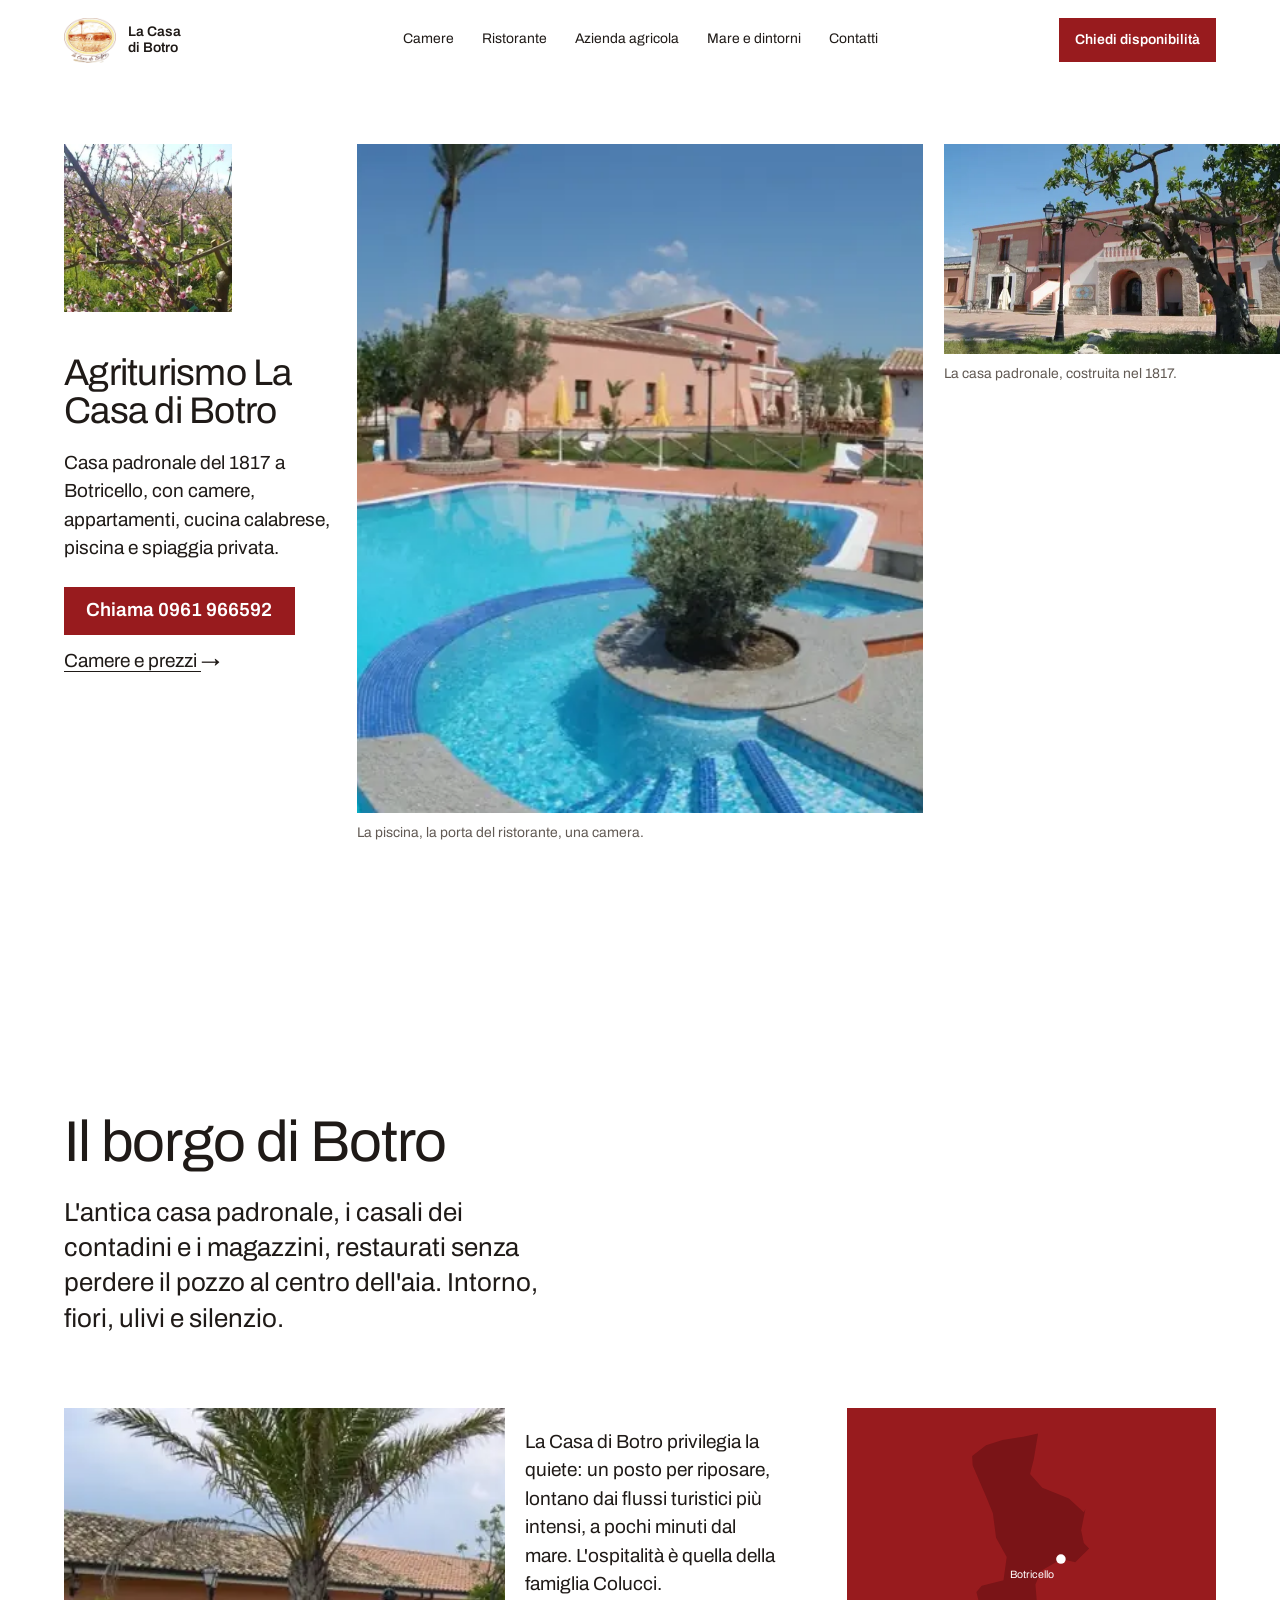
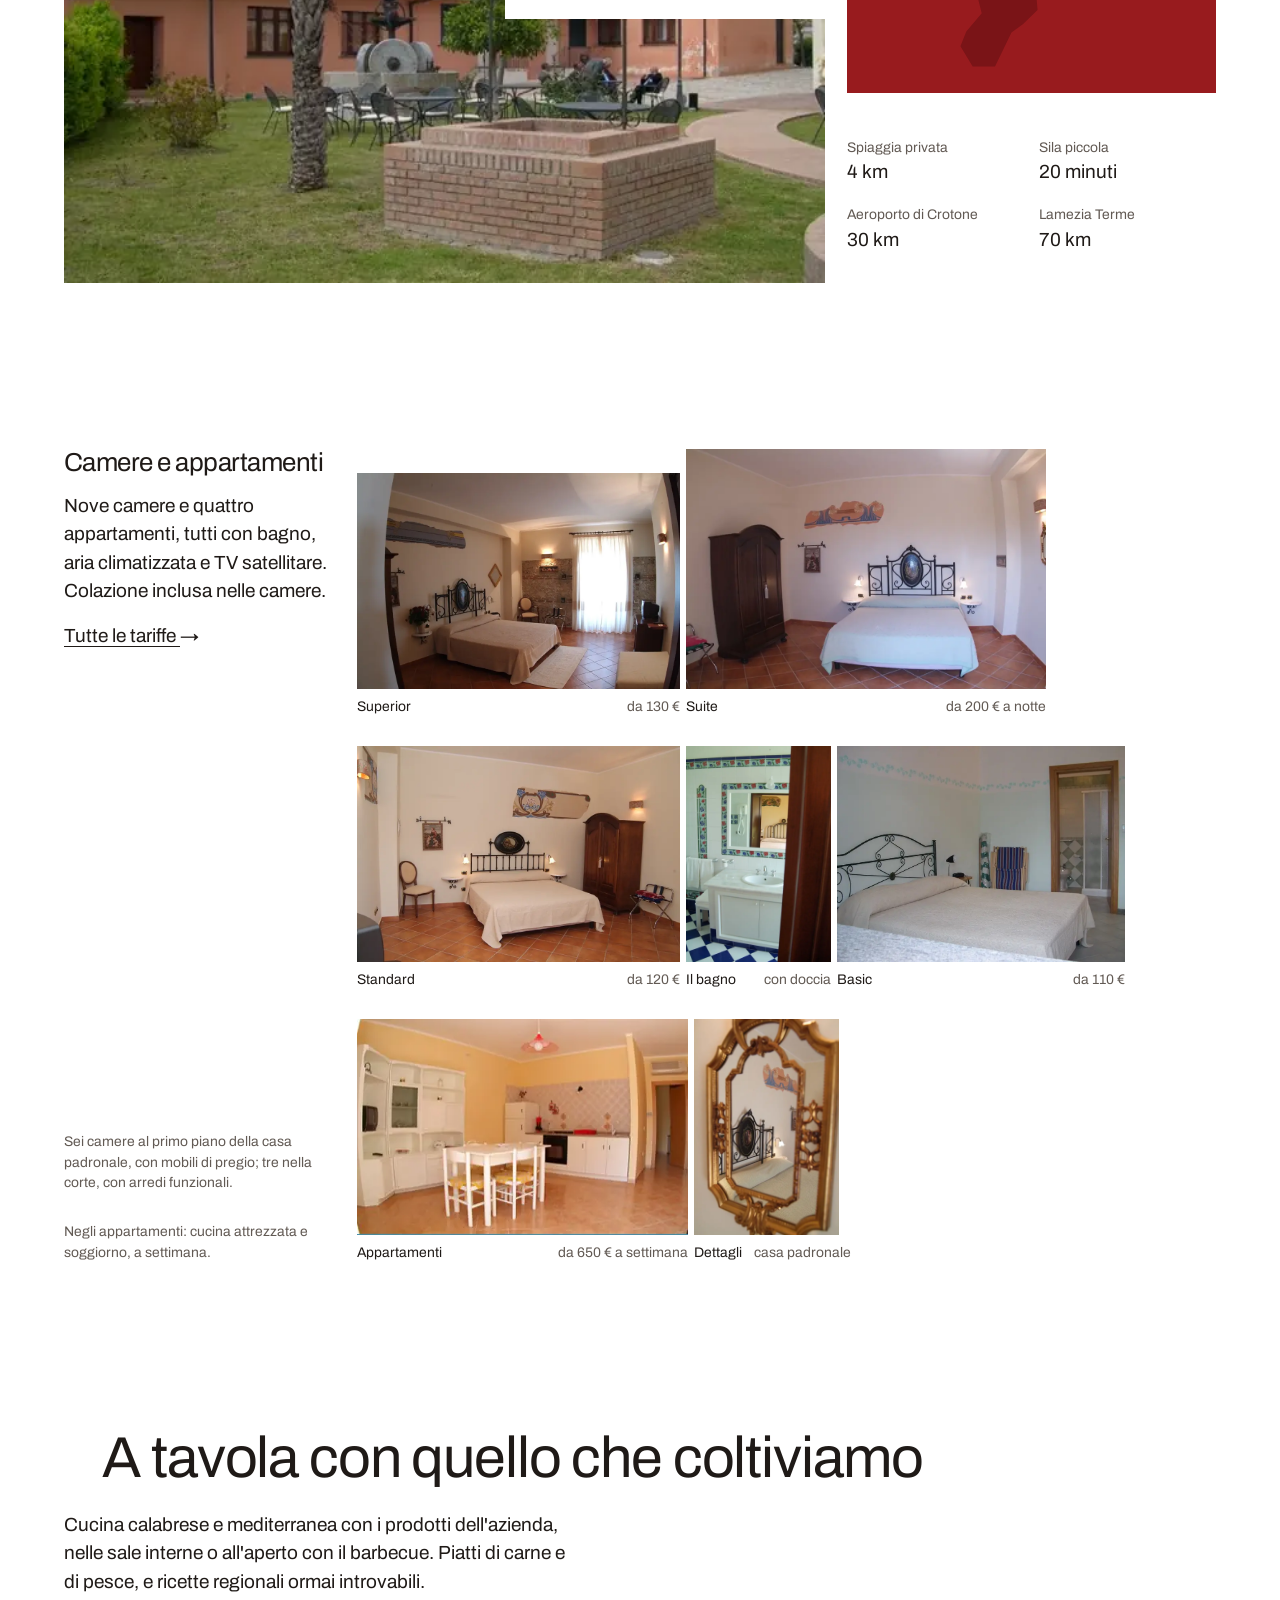
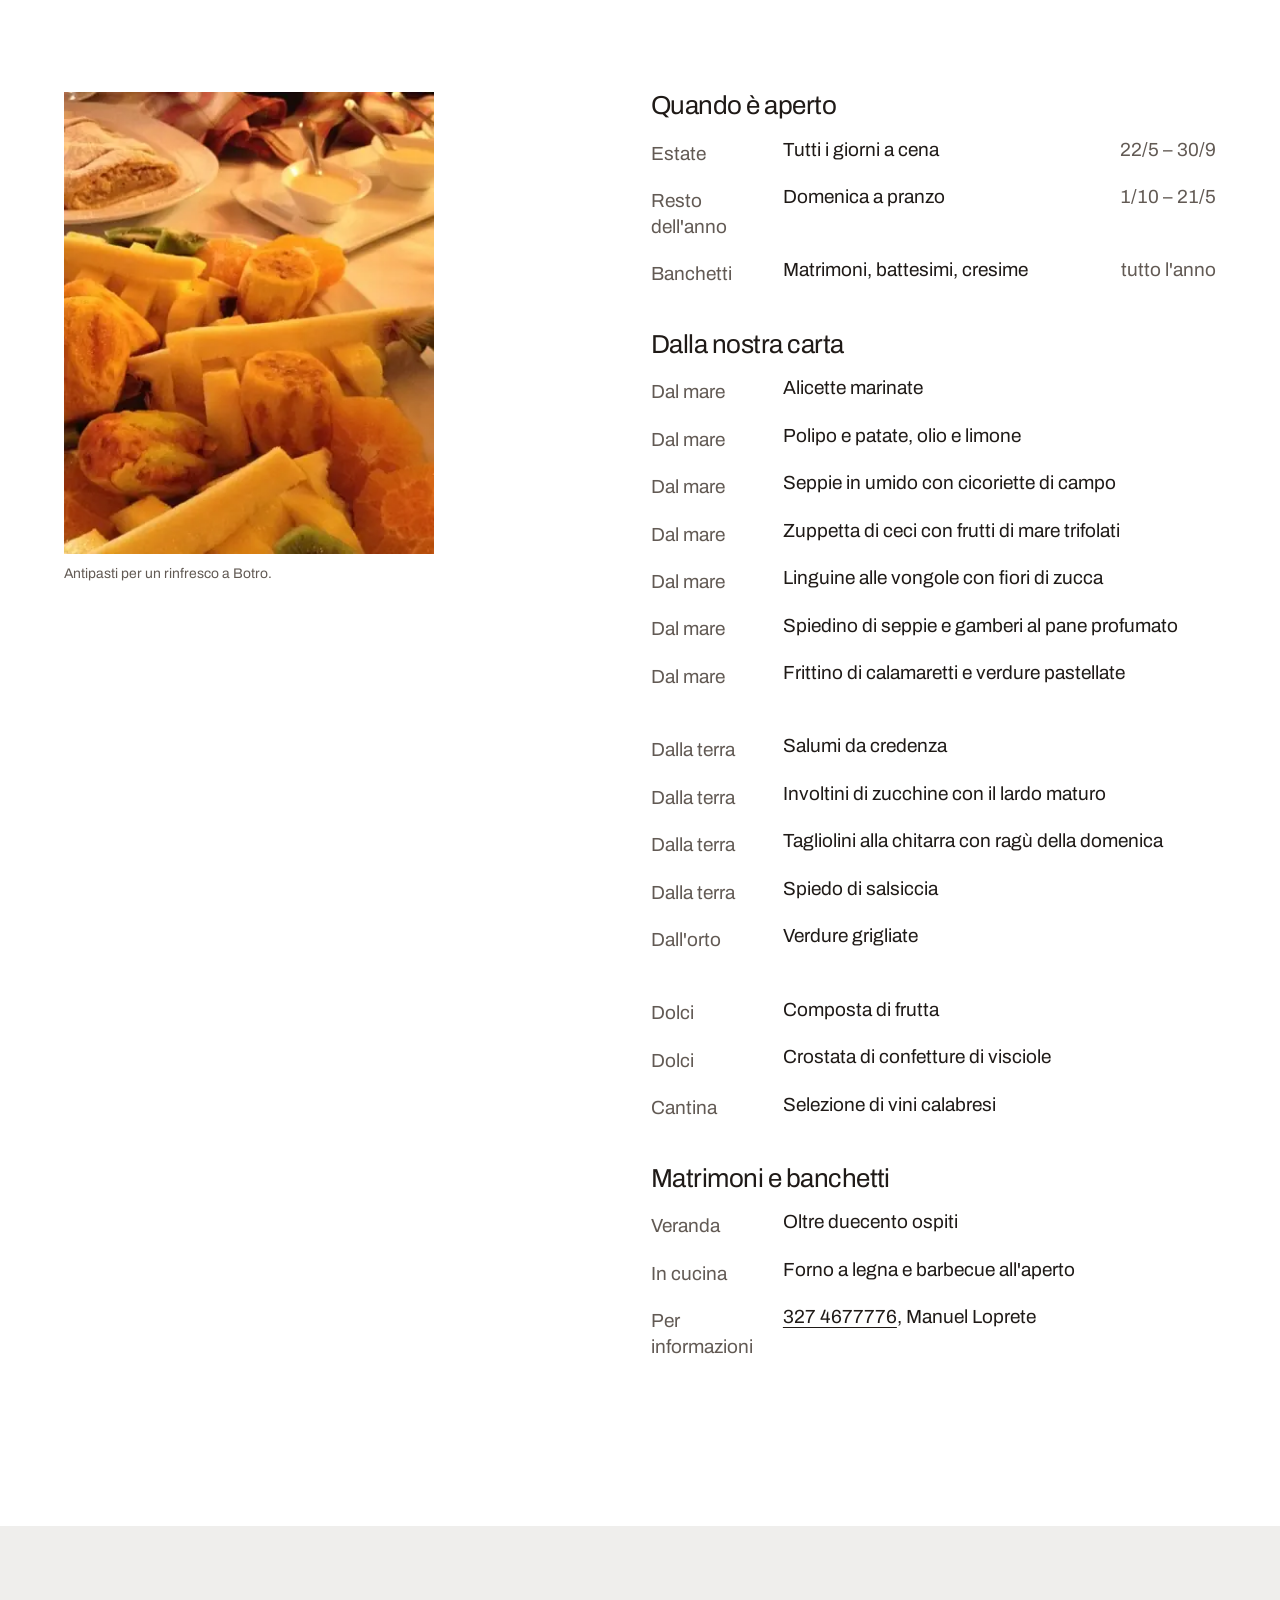
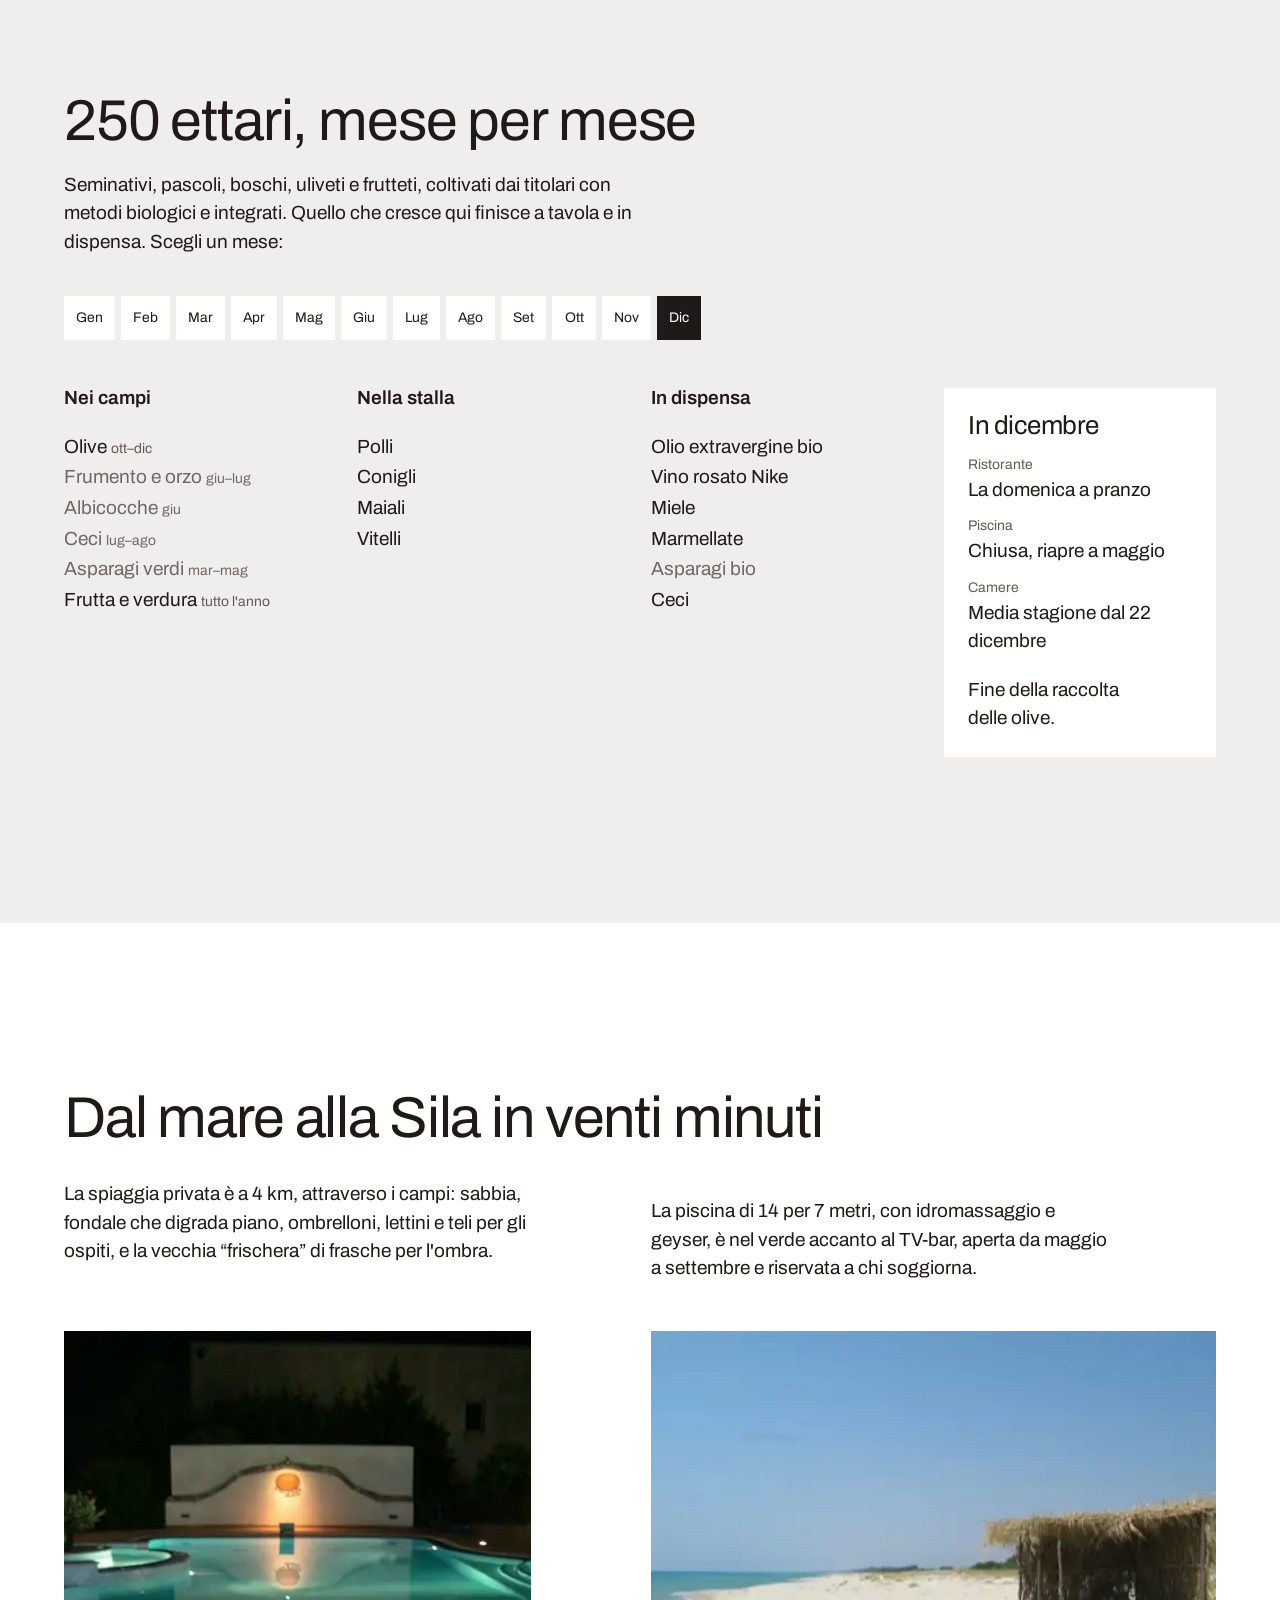
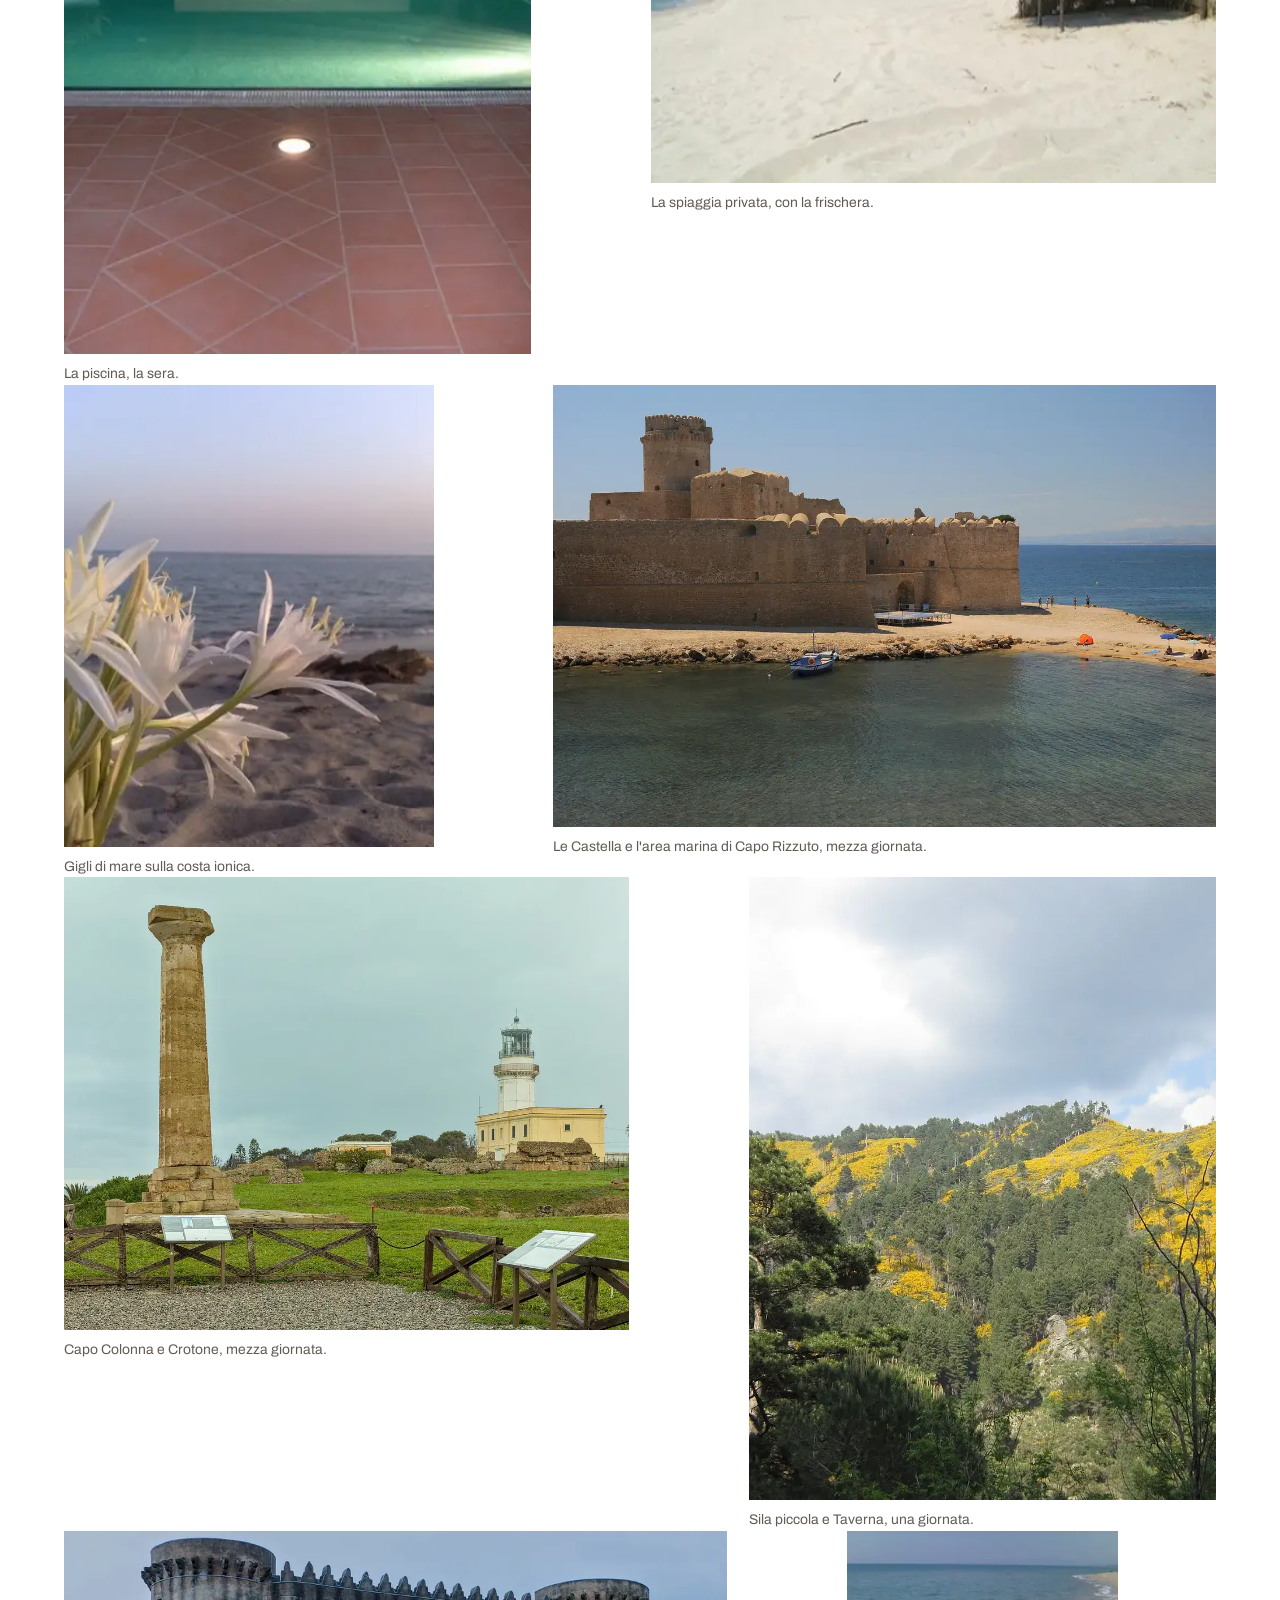
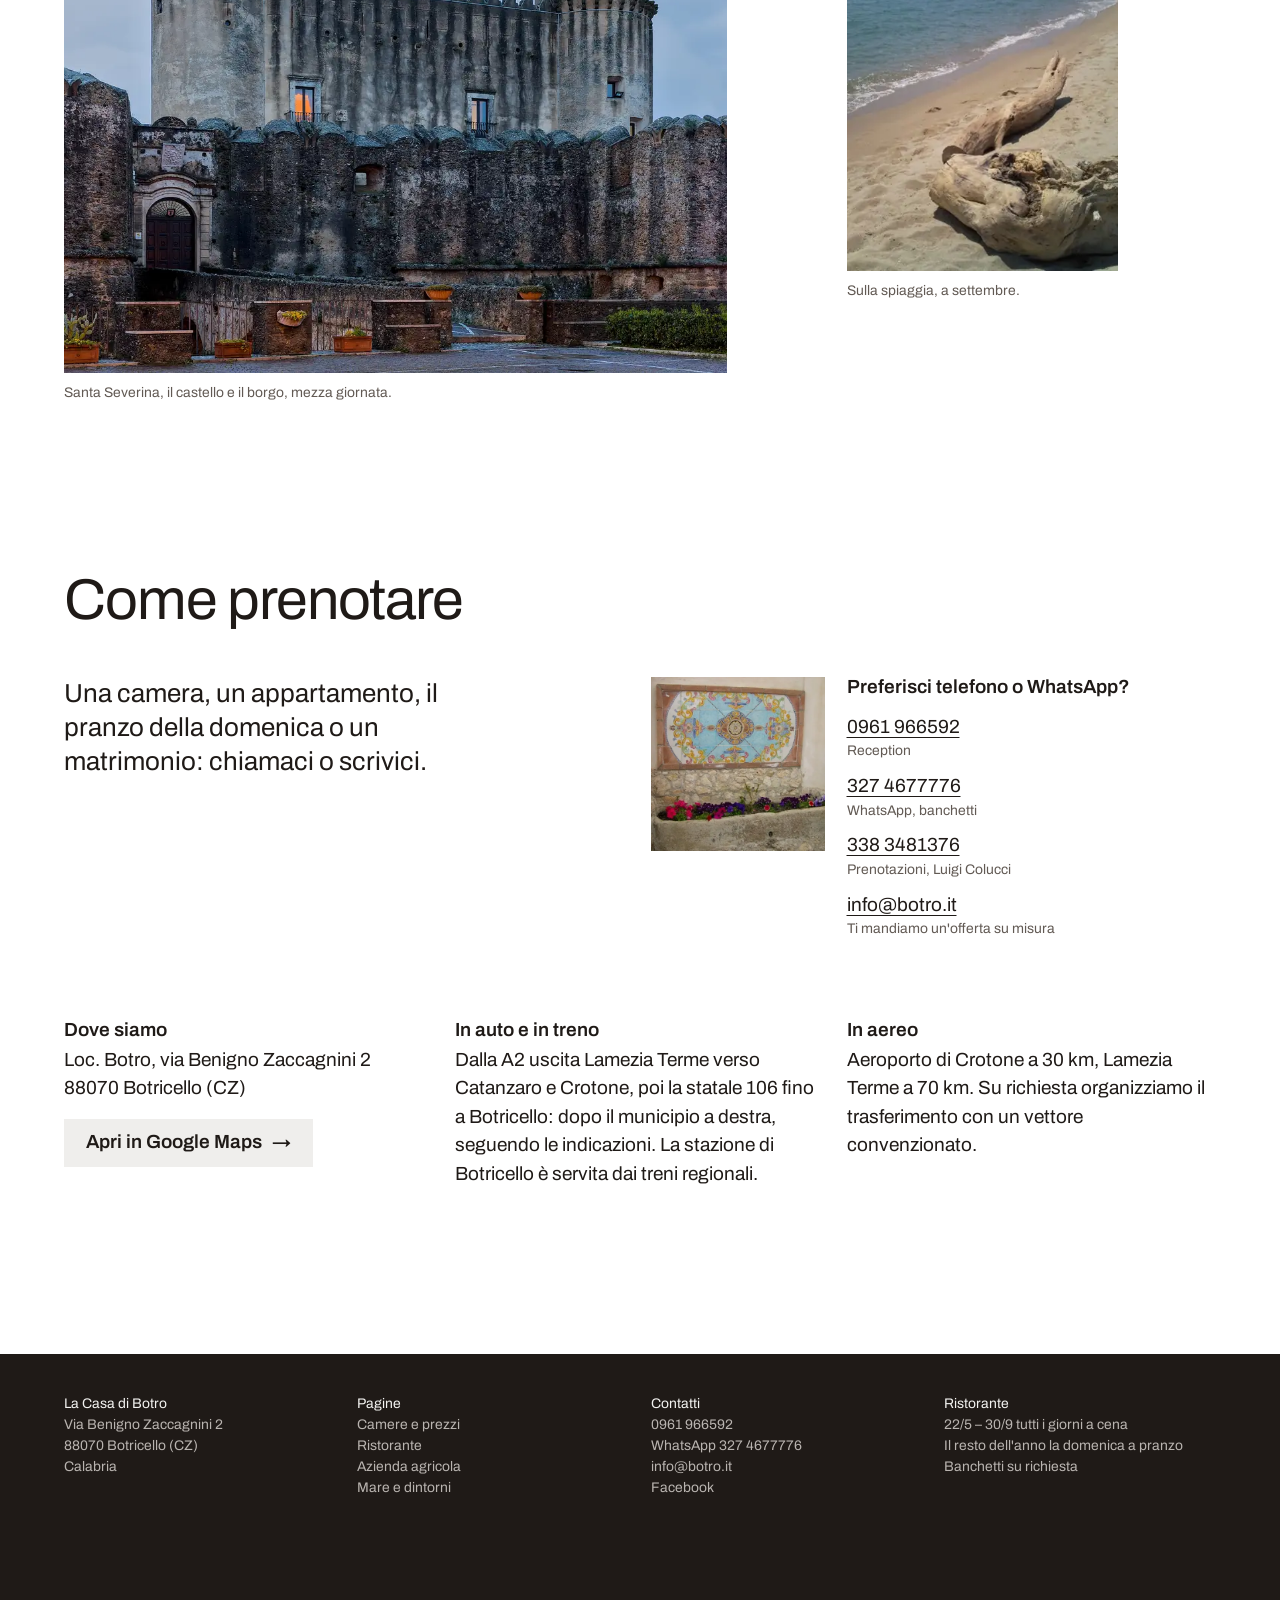
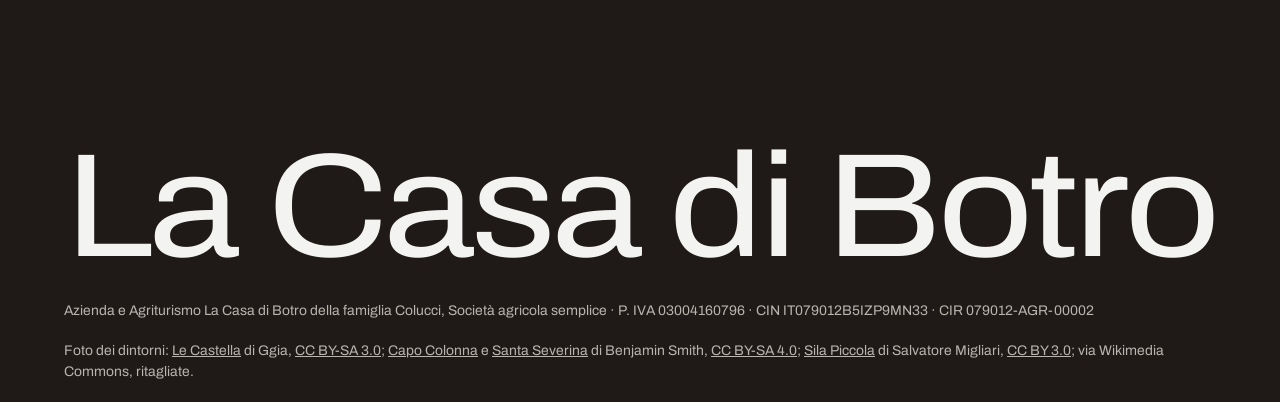
<file: index.html>
<!doctype html>
<html lang="it">
<head>
<meta charset="utf-8">
<meta name="viewport" content="width=device-width, initial-scale=1">
<meta name="robots" content="noindex">
<title>La Casa di Botro · Agriturismo a Botricello, Calabria</title>
<meta name="description" content="Agriturismo in una casa padronale del 1817 a Botricello (CZ), tra la Sila e il mar Ionio: camere, appartamenti, ristorante di cucina calabrese, piscina e spiaggia privata.">
<meta name="theme-color" content="#fbfaf8">
<link rel="icon" href="img/logo.webp" type="image/webp">
<link rel="preconnect" href="https://fonts.googleapis.com">
<link rel="preconnect" href="https://fonts.gstatic.com" crossorigin>
<link href="https://fonts.googleapis.com/css2?family=Archivo:wght@400;600&display=swap" rel="stylesheet">
<link rel="preload" as="image" href="img/piscina-casa.webp">
<link rel="stylesheet" href="css/botro.css">
<script>document.documentElement.classList.add('js')</script>
</head>
<body>

<header class="hero wrap" id="top">
  <div class="top">
    <a class="brand" href="index.html" aria-label="La Casa di Botro, pagina iniziale">
      <img src="img/logo.webp" alt="" width="52" height="45">
      <span>La Casa<br>di Botro</span>
    </a>
    <nav class="nav" aria-label="Sezioni">
      <a href="camere.html">Camere</a>
      <a href="#ristorante">Ristorante</a>
      <a href="#azienda">Azienda agricola</a>
      <a href="#dintorni">Mare e dintorni</a>
      <a href="#contatti">Contatti</a>
    </nav>
    <a class="button" href="https://wa.me/393274677776?text=Buongiorno%2C%20vorrei%20sapere%20se%20avete%20disponibilit%C3%A0%20alla%20Casa%20di%20Botro." data-rise style="--i:0">Chiedi disponibilità</a>
  </div>
  <nav class="nav-phone" aria-label="Sezioni">
    <a href="camere.html">Camere</a>
    <a href="#ristorante">Ristorante</a>
    <a href="#azienda">Azienda</a>
    <a href="#dintorni">Mare</a>
    <a href="#contatti">Contatti</a>
  </nav>

  <div class="prints grid">
    <figure class="print p-small" data-rise style="--i:1">
      <img src="img/fiori-pesco.webp" alt="Rami in fiore nei frutteti dell'azienda" width="450" height="450">
    </figure>
    <div class="hero-side" data-rise style="--i:2">
      <p class="small muted">Tra la Sila e il mar Ionio, in provincia di Catanzaro.</p>
    </div>
    <div class="hero-text">
      <h1 data-rise style="--i:2">Agriturismo La Casa di Botro</h1>
      <p class="hero-sentence" data-rise style="--i:3">Casa padronale del 1817 a Botricello, con camere, appartamenti, cucina calabrese, piscina e spiaggia privata.</p>
      <div class="hero-actions" data-rise style="--i:4">
        <a class="button" href="tel:+390961966592">Chiama 0961 966592</a>
        <a class="link" href="camere.html">Camere e prezzi <span class="arrow" aria-hidden="true">→</span></a>
      </div>
    </div>
    <figure class="print p-tall" data-rise style="--i:2">
      <div class="frame" data-fade>
        <img src="img/piscina-casa.webp" alt="La piscina con idromassaggio davanti alla casa padronale" width="428" height="475" fetchpriority="high">
        <img src="img/porta-chef.webp" alt="Lo chef sulla porta ad arco del ristorante" width="725" height="806" loading="lazy">
        <img src="img/camera-finestra.webp" alt="Una camera della casa padronale con letto in ferro battuto" width="712" height="791" loading="lazy">
      </div>
      <figcaption class="cap">La piscina, la porta del ristorante, una camera.</figcaption>
    </figure>
    <figure class="print p-land" data-rise style="--i:3">
      <img src="img/casa-padronale.webp" alt="La facciata rosa della casa padronale con le arcate e un albero davanti" width="640" height="400">
      <figcaption class="cap">La casa padronale, costruita nel 1817.</figcaption>
    </figure>
  </div>
</header>

<main>

<section class="about section wrap" id="borgo" aria-labelledby="borgo-t">
  <h2 id="borgo-t" data-reveal>Il borgo di Botro</h2>
  <p class="lead" data-reveal style="--i:1">L'antica casa padronale, i casali dei contadini e i magazzini, restaurati senza perdere il pozzo al centro dell'aia. Intorno, fiori, ulivi e silenzio.</p>
  <div class="mosaic grid">
    <figure class="m-photo">
      <div class="wipe" data-reveal><img src="img/aia-pozzo.webp" alt="L'aia con il pozzo, una palma e i casali restaurati" width="600" height="375" loading="lazy"></div>
      <p class="m-note" data-reveal style="--i:2">La Casa di Botro privilegia la quiete: un posto per riposare, lontano dai flussi turistici più intensi, a pochi minuti dal mare. L'ospitalità è quella della famiglia Colucci.</p>
    </figure>
    <div class="m-tile" data-reveal style="--i:1" role="img" aria-label="Mappa della Calabria con la posizione di Botricello sulla costa ionica">
      <svg viewBox="0 0 296 476" aria-hidden="true">
        <path d="M36 60 L62 40 L93 30 L132 24 L160 18 L152 66 L145 94 L168 120 L194 130 L218 140 L246 166 L249 160 L241 200 L246 224 L256 234 L230 260 L204 254 L166 276 L155 302 L159 350 L132 376 L110 392 L79 456 L37 456 L14 418 L25 390 L54 356 L44 316 L54 304 L95 294 L101 250 L81 214 L75 168 L62 136 L37 78 Z" fill="#7a1417"/>
        <circle cx="203" cy="254" r="9" fill="#ffffff"/>
        <text x="190" y="290" fill="#ffffff" font-family="Archivo, sans-serif" font-size="20" text-anchor="end">Botricello</text>
      </svg>
    </div>
    <dl class="facts" data-reveal style="--i:2">
      <div><dt>Spiaggia privata</dt><dd>4 km</dd></div>
      <div><dt>Sila piccola</dt><dd>20 minuti</dd></div>
      <div><dt>Aeroporto di Crotone</dt><dd>30 km</dd></div>
      <div><dt>Lamezia Terme</dt><dd>70 km</dd></div>
    </dl>
  </div>
</section>

<section class="showcase section wrap" id="camere" aria-labelledby="camere-t">
  <div class="grid">
    <div class="sc-side">
      <h2 id="camere-t" data-reveal>Camere e appartamenti</h2>
      <p data-reveal style="--i:1">Nove camere e quattro appartamenti, tutti con bagno, aria climatizzata e TV satellitare. Colazione inclusa nelle camere.</p>
      <a class="link" href="camere.html" data-reveal style="--i:2">Tutte le tariffe <span class="arrow" aria-hidden="true">→</span></a>
      <div class="sc-notes muted" data-reveal style="--i:3">
        <p>Sei camere al primo piano della casa padronale, con mobili di pregio; tre nella corte, con arredi funzionali.</p>
        <p>Negli appartamenti: cucina attrezzata e soggiorno, a settimana.</p>
      </div>
    </div>
    <div class="run-wrap">
      <div class="run" tabindex="0" role="region" aria-label="Foto delle camere, scorrevoli">
        <figure class="frame-item" data-reveal>
          <img src="img/camera-superior.webp" alt="Camera Superior con armadio antico e testiera in ferro" width="900" height="602" loading="lazy">
          <figcaption class="meta"><span>Superior</span><span>da 130 €</span></figcaption>
        </figure>
        <figure class="frame-item lifted" data-reveal style="--i:1">
          <img src="img/camera-suite.webp" alt="La Suite, camera matrimoniale con divanetto e finestre sul giardino" width="900" height="602" loading="lazy">
          <figcaption class="meta"><span>Suite</span><span>da 200 € a notte</span></figcaption>
        </figure>
        <figure class="frame-item" data-reveal style="--i:2">
          <img src="img/camera-standard.webp" alt="Camera Standard con letto matrimoniale e armadio" width="900" height="602" loading="lazy">
          <figcaption class="meta"><span>Standard</span><span>da 120 €</span></figcaption>
        </figure>
        <figure class="frame-item" data-reveal style="--i:3">
          <img src="img/camera-bagno.webp" alt="Bagno con doccia e maioliche" width="712" height="1064" loading="lazy">
          <figcaption class="meta"><span>Il bagno</span><span>con doccia</span></figcaption>
        </figure>
        <figure class="frame-item" data-reveal style="--i:4">
          <img src="img/camera-basic.webp" alt="Camera Basic con letto in ferro" width="852" height="639" loading="lazy">
          <figcaption class="meta"><span>Basic</span><span>da 110 €</span></figcaption>
        </figure>
        <figure class="frame-item" data-reveal style="--i:5">
          <img src="img/appartamento.webp" alt="Cucina e soggiorno di un appartamento" width="412" height="269" loading="lazy">
          <figcaption class="meta"><span>Appartamenti</span><span>da 650 € a settimana</span></figcaption>
        </figure>
        <figure class="frame-item" data-reveal style="--i:6">
          <img src="img/camera-specchio.webp" alt="Specchio dorato in una camera della casa padronale" width="600" height="896" loading="lazy">
          <figcaption class="meta"><span>Dettagli</span><span>casa padronale</span></figcaption>
        </figure>
      </div>
    </div>
  </div>
</section>

<section class="list section wrap" id="ristorante" aria-labelledby="rist-t">
  <h2 id="rist-t" data-reveal>A tavola con quello che coltiviamo</h2>
  <p class="intro" data-reveal style="--i:1">Cucina calabrese e mediterranea con i prodotti dell'azienda, nelle sale interne o all'aperto con il barbecue. Piatti di carne e di pesce, e ricette regionali ormai introvabili.</p>
  <div class="menu-grid grid">
    <div class="menu">
      <div class="menu-group" data-reveal>
        <h3>Quando è aperto</h3>
        <div class="row"><span class="k">Estate</span><span>Tutti i giorni a cena</span><span class="v nums">22/5 – 30/9</span></div>
        <div class="row"><span class="k">Resto dell'anno</span><span>Domenica a pranzo</span><span class="v nums">1/10 – 21/5</span></div>
        <div class="row"><span class="k">Banchetti</span><span>Matrimoni, battesimi, cresime</span><span class="v">tutto l'anno</span></div>
      </div>
      <div class="menu-group" data-reveal>
        <h3>Dalla nostra carta</h3>
        <div class="row"><span class="k">Dal mare</span><span>Alicette marinate</span></div>
        <div class="row"><span class="k">Dal mare</span><span>Polipo e patate, olio e limone</span></div>
        <div class="row"><span class="k">Dal mare</span><span>Seppie in umido con cicoriette di campo</span></div>
        <div class="row"><span class="k">Dal mare</span><span>Zuppetta di ceci con frutti di mare trifolati</span></div>
        <div class="row"><span class="k">Dal mare</span><span>Linguine alle vongole con fiori di zucca</span></div>
        <div class="row"><span class="k">Dal mare</span><span>Spiedino di seppie e gamberi al pane profumato</span></div>
        <div class="row"><span class="k">Dal mare</span><span>Frittino di calamaretti e verdure pastellate</span></div>
      </div>
      <div class="menu-group" data-reveal>
        <div class="row"><span class="k">Dalla terra</span><span>Salumi da credenza</span></div>
        <div class="row"><span class="k">Dalla terra</span><span>Involtini di zucchine con il lardo maturo</span></div>
        <div class="row"><span class="k">Dalla terra</span><span>Tagliolini alla chitarra con ragù della domenica</span></div>
        <div class="row"><span class="k">Dalla terra</span><span>Spiedo di salsiccia</span></div>
        <div class="row"><span class="k">Dall'orto</span><span>Verdure grigliate</span></div>
      </div>
      <div class="menu-group" data-reveal>
        <div class="row"><span class="k">Dolci</span><span>Composta di frutta</span></div>
        <div class="row"><span class="k">Dolci</span><span>Crostata di confetture di visciole</span></div>
        <div class="row"><span class="k">Cantina</span><span>Selezione di vini calabresi</span></div>
      </div>
      <div class="menu-group" data-reveal>
        <h3>Matrimoni e banchetti</h3>
        <div class="row"><span class="k">Veranda</span><span>Oltre duecento ospiti</span></div>
        <div class="row"><span class="k">In cucina</span><span>Forno a legna e barbecue all'aperto</span></div>
        <div class="row"><span class="k">Per informazioni</span><span><a class="link" href="tel:+393274677776">327 4677776</a>, Manuel Loprete</span></div>
      </div>
    </div>
    <figure class="menu-photo">
      <div class="wipe" data-reveal><img src="img/piatti.webp" alt="Antipasti di verdure e formaggi su un buffet dell'agriturismo" width="384" height="480" loading="lazy"></div>
      <figcaption class="cap">Antipasti per un rinfresco a Botro.</figcaption>
    </figure>
  </div>
</section>

<section class="farm wrap" id="azienda" aria-labelledby="farm-t" data-month="10">
  <h2 id="farm-t" data-reveal>250 ettari, mese per mese</h2>
  <p class="intro" data-reveal style="--i:1">Seminativi, pascoli, boschi, uliveti e frutteti, coltivati dai titolari con metodi biologici e integrati. Quello che cresce qui finisce a tavola e in dispensa. Scegli un mese:</p>
  <div class="months" role="group" aria-label="Scegli il mese" data-reveal style="--i:2">
    <button type="button" data-m="1" aria-pressed="false">Gen</button>
    <button type="button" data-m="2" aria-pressed="false">Feb</button>
    <button type="button" data-m="3" aria-pressed="false">Mar</button>
    <button type="button" data-m="4" aria-pressed="false">Apr</button>
    <button type="button" data-m="5" aria-pressed="false">Mag</button>
    <button type="button" data-m="6" aria-pressed="false">Giu</button>
    <button type="button" data-m="7" aria-pressed="false">Lug</button>
    <button type="button" data-m="8" aria-pressed="false">Ago</button>
    <button type="button" data-m="9" aria-pressed="false">Set</button>
    <button type="button" data-m="10" aria-pressed="true">Ott</button>
    <button type="button" data-m="11" aria-pressed="false">Nov</button>
    <button type="button" data-m="12" aria-pressed="false">Dic</button>
  </div>
  <div class="farm-cols grid">
    <div class="col c1" data-reveal>
      <h3>Nei campi</h3>
      <ul class="names">
        <li data-months="10,11,12" data-desc="Ulivi secolari: la raccolta delle olive va da ottobre a dicembre."><button type="button">Olive</button> <span class="when small">ott–dic</span></li>
        <li data-months="6,7" data-desc="Frumento e orzo, le colture tradizionali: si mietono d'estate."><button type="button">Frumento e orzo</button> <span class="when small">giu–lug</span></li>
        <li data-months="6" data-desc="Albicocche bio, anche in marmellata."><button type="button">Albicocche</button> <span class="when small">giu</span></li>
        <li data-months="7,8" data-desc="Ceci, in vendita a 2,50 € al kg."><button type="button">Ceci</button> <span class="when small">lug–ago</span></li>
        <li data-months="3,4,5" data-desc="Asparagi verdi bio in mazzetti, 8 € al kg."><button type="button">Asparagi verdi</button> <span class="when small">mar–mag</span></li>
        <li data-months="1,2,3,4,5,6,7,8,9,10,11,12" data-desc="Frutta e verdura per la cucina dell'agriturismo, dal produttore al consumatore."><button type="button">Frutta e verdura</button> <span class="when small">tutto l'anno</span></li>
      </ul>
      <p class="sum">Le colture di sempre, ulivi e cereali, e quelle aggiunte negli anni.</p>
    </div>
    <div class="col c2" data-reveal style="--i:1">
      <h3>Nella stalla</h3>
      <ul class="names">
        <li data-months="1,2,3,4,5,6,7,8,9,10,11,12" data-desc="Allevati in azienda, per la cucina del ristorante."><button type="button">Polli</button></li>
        <li data-months="1,2,3,4,5,6,7,8,9,10,11,12" data-desc="Allevati in azienda, per la cucina del ristorante."><button type="button">Conigli</button></li>
        <li data-months="1,2,3,4,5,6,7,8,9,10,11,12" data-desc="Allevati in azienda: da qui i salumi da credenza e la salsiccia."><button type="button">Maiali</button></li>
        <li data-months="1,2,3,4,5,6,7,8,9,10,11,12" data-desc="Allevati in azienda, per la cucina del ristorante."><button type="button">Vitelli</button></li>
      </ul>
      <p class="sum">Carne sempre fresca, allevata sul posto.</p>
    </div>
    <div class="col c3" data-reveal style="--i:2">
      <h3>In dispensa</h3>
      <ul class="names">
        <li data-months="1,2,3,4,5,6,7,8,9,10,11,12" data-desc="Olio extravergine bio: 0,75 l 9,50 €, 0,50 l 7,50 €, latta da 1 l 10,50 €, da 3 l 28,50 €, da 5 l 45 €."><button type="button">Olio extravergine bio</button></li>
        <li data-months="1,2,3,4,5,6,7,8,9,10,11,12" data-desc="Vino rosato Nike, bottiglia da 0,75 l, 10 €."><button type="button">Vino rosato Nike</button></li>
        <li data-months="1,2,3,4,5,6,7,8,9,10,11,12" data-desc="Miele di castagno, eucalipto, arancio e millefiori, vasetto da 500 g, 6 €."><button type="button">Miele</button></li>
        <li data-months="1,2,3,4,5,6,7,8,9,10,11,12" data-desc="Marmellate di pesche bio, albicocche bio, fragole e cipolla rossa, vasetto da 280 g, 5 €."><button type="button">Marmellate</button></li>
        <li data-months="3,4,5" data-desc="Asparagi verdi bio in mazzetti, 8 € al kg, spediti in stagione."><button type="button">Asparagi bio</button></li>
        <li data-months="1,2,3,4,5,6,7,8,9,10,11,12" data-desc="Ceci dell'azienda, 2,50 € al kg."><button type="button">Ceci</button></li>
      </ul>
      <p class="sum">In vendita anche a distanza: si ordina per telefono o email, con spedizione.</p>
    </div>
    <aside class="panel" aria-live="polite" data-reveal style="--i:3">
      <h3 id="m-name">In ottobre</h3>
      <dl>
        <div><dt>Ristorante</dt><dd id="m-rist">La domenica a pranzo</dd></div>
        <div><dt>Piscina</dt><dd id="m-pool">Chiusa, riapre a maggio</dd></div>
        <div><dt>Camere</dt><dd id="m-rate">Tariffe su richiesta</dd></div>
      </dl>
      <p class="detail" id="m-detail">Si raccolgono le olive.</p>
    </aside>
  </div>
</section>

<section class="sea section wrap" id="dintorni" aria-labelledby="sea-t">
  <h2 id="sea-t" data-reveal>Dal mare alla Sila in venti minuti</h2>
  <div class="sea-intro grid">
    <p data-reveal style="--i:1">La spiaggia privata è a 4 km, attraverso i campi: sabbia, fondale che digrada piano, ombrelloni, lettini e teli per gli ospiti, e la vecchia “frischera” di frasche per l'ombra.</p>
    <p data-reveal style="--i:2">La piscina di 14 per 7 metri, con idromassaggio e geyser, è nel verde accanto al TV-bar, aperta da maggio a settembre e riservata a chi soggiorna.</p>
  </div>
  <div class="pairs">
    <figure class="a1"><div class="wipe" data-reveal><img class="r34" src="img/piscina-sera.webp" alt="La piscina illuminata la sera" width="450" height="600" loading="lazy"></div><figcaption class="cap">La piscina, la sera.</figcaption></figure>
    <figure class="a2"><div class="wipe" data-reveal><img class="r54" src="img/spiaggia-frischera.webp" alt="La spiaggia privata con la capanna di frasche" width="501" height="401" loading="lazy"></div><figcaption class="cap">La spiaggia privata, con la frischera.</figcaption></figure>
    <figure class="b1"><div class="wipe" data-reveal><img class="r32" src="img/le-castella.webp" alt="Il castello aragonese di Le Castella sul mare" width="1200" height="800" loading="lazy"></div><figcaption class="cap">Le Castella e l'area marina di Capo Rizzuto, mezza giornata.</figcaption></figure>
    <figure class="b2"><div class="wipe" data-reveal><img class="r45" src="img/mare-fiori.webp" alt="Gigli di mare fioriti sulla sabbia" width="360" height="450" loading="lazy"></div><figcaption class="cap">Gigli di mare sulla costa ionica.</figcaption></figure>
    <figure class="c1"><div class="wipe" data-reveal><img class="r34" src="img/sila-piccola.webp" alt="Boschi e ginestre in fiore nella Sila piccola" width="800" height="1066" loading="lazy"></div><figcaption class="cap">Sila piccola e Taverna, una giornata.</figcaption></figure>
    <figure class="c2"><div class="wipe" data-reveal><img class="r54" src="img/capo-colonna.webp" alt="La colonna del tempio di Hera Lacinia e il faro di Capo Colonna" width="1000" height="800" loading="lazy"></div><figcaption class="cap">Capo Colonna e Crotone, mezza giornata.</figcaption></figure>
    <figure class="d1"><div class="wipe" data-reveal><img class="r32" src="img/santa-severina.webp" alt="Il castello di Santa Severina" width="1000" height="667" loading="lazy"></div><figcaption class="cap">Santa Severina, il castello e il borgo, mezza giornata.</figcaption></figure>
    <figure class="d2"><div class="wipe" data-reveal><img class="r45" src="img/spiaggia-legno.webp" alt="Un tronco portato dal mare sulla spiaggia" width="360" height="450" loading="lazy"></div><figcaption class="cap">Sulla spiaggia, a settembre.</figcaption></figure>
  </div>
</section>

<section class="contact section wrap" id="contatti" aria-labelledby="cont-t">
  <h2 id="cont-t" data-reveal>Come prenotare</h2>
  <div class="contact-row grid">
    <p class="c-say" data-reveal style="--i:1">Una camera, un appartamento, il pranzo della domenica o un matrimonio: chiamaci o scrivici.</p>
    <figure class="c-photo" data-reveal style="--i:2"><img class="drift" src="img/maiolica.webp" alt="La fontana con il pannello di maioliche colorate" width="450" height="450" loading="lazy"></figure>
    <div class="c-links" data-reveal style="--i:3">
      <h3>Preferisci telefono o WhatsApp?</h3>
      <ul>
        <li><a class="link" href="tel:+390961966592">0961 966592</a><span>Reception</span></li>
        <li><a class="link" href="https://wa.me/393274677776">327 4677776</a><span>WhatsApp, banchetti</span></li>
        <li><a class="link" href="tel:+393383481376">338 3481376</a><span>Prenotazioni, Luigi Colucci</span></li>
        <li><a class="link" href="mailto:info@botro.it?subject=Richiesta%20disponibilit%C3%A0">info@botro.it</a><span>Ti mandiamo un'offerta su misura</span></li>
      </ul>
    </div>
    <div class="c-way">
      <div data-reveal>
        <h3>Dove siamo</h3>
        <p>Loc. Botro, via Benigno Zaccagnini 2<br>88070 Botricello (CZ)</p>
        <a class="button button--quiet" href="https://www.google.com/maps/search/?api=1&amp;query=38.93079,16.85526">Apri in Google Maps <span class="arrow" aria-hidden="true">→</span></a>
      </div>
      <div data-reveal style="--i:1">
        <h3>In auto e in treno</h3>
        <p>Dalla A2 uscita Lamezia Terme verso Catanzaro e Crotone, poi la statale 106 fino a Botricello: dopo il municipio a destra, seguendo le indicazioni. La stazione di Botricello è servita dai treni regionali.</p>
      </div>
      <div data-reveal style="--i:2">
        <h3>In aereo</h3>
        <p>Aeroporto di Crotone a 30 km, Lamezia Terme a 70 km. Su richiesta organizziamo il trasferimento con un vettore convenzionato.</p>
      </div>
    </div>
  </div>
</section>

</main>

<footer class="foot wrap">
  <div class="cols grid">
    <div><ul class="plain" role="list" style="list-style:none;padding:0">
      <li>La Casa di Botro</li><li>Via Benigno Zaccagnini 2</li><li>88070 Botricello (CZ)</li><li>Calabria</li>
    </ul></div>
    <div><ul style="list-style:none;padding:0">
      <li>Pagine</li><li><a href="camere.html">Camere e prezzi</a></li><li><a href="#ristorante">Ristorante</a></li><li><a href="#azienda">Azienda agricola</a></li><li><a href="#dintorni">Mare e dintorni</a></li>
    </ul></div>
    <div><ul style="list-style:none;padding:0">
      <li>Contatti</li><li><a href="tel:+390961966592">0961 966592</a></li><li><a href="https://wa.me/393274677776">WhatsApp 327 4677776</a></li><li><a href="mailto:info@botro.it">info@botro.it</a></li><li><a href="https://www.facebook.com/group.php?gid=57984492668">Facebook</a></li>
    </ul></div>
    <div><ul style="list-style:none;padding:0">
      <li>Ristorante</li><li>22/5 – 30/9 tutti i giorni a cena</li><li>Il resto dell'anno la domenica a pranzo</li><li>Banchetti su richiesta</li>
    </ul></div>
  </div>
  <div></div>
  <div>
    <div class="wordmark" aria-hidden="true">
      <svg viewBox="0 0 1000 118"><text x="0" y="96" font-family="Archivo, sans-serif" font-size="128" letter-spacing="-3" textLength="1000" lengthAdjust="spacingAndGlyphs">La Casa di Botro</text></svg>
    </div>
    <div class="legal">
      <p>Azienda e Agriturismo La Casa di Botro della famiglia Colucci, Società agricola semplice · P. IVA 03004160796 · CIN IT079012B5IZP9MN33 · CIR 079012-AGR-00002</p>
      <p>Foto dei dintorni: <a href="https://commons.wikimedia.org/wiki/File:20100803_La_Castella_Crotone_Calabria_Italy_1.jpg">Le Castella</a> di Ggia, <a href="https://creativecommons.org/licenses/by-sa/3.0">CC BY-SA 3.0</a>; <a href="https://commons.wikimedia.org/wiki/File:Capo_Colonna_-_Colonna_%26_Faro.jpg">Capo Colonna</a> e <a href="https://commons.wikimedia.org/wiki/File:Santa_Severina_-_Castello_-_1.jpg">Santa Severina</a> di Benjamin Smith, <a href="https://creativecommons.org/licenses/by-sa/4.0">CC BY-SA 4.0</a>; <a href="https://commons.wikimedia.org/wiki/File:Sila_Piccola_-_panoramio.jpg">Sila Piccola</a> di Salvatore Migliari, <a href="https://creativecommons.org/licenses/by/3.0">CC BY 3.0</a>; via Wikimedia Commons, ritagliate.</p>
    </div>
  </div>
</footer>

<script src="js/botro.js" defer></script>
</body>
</html>
</file>
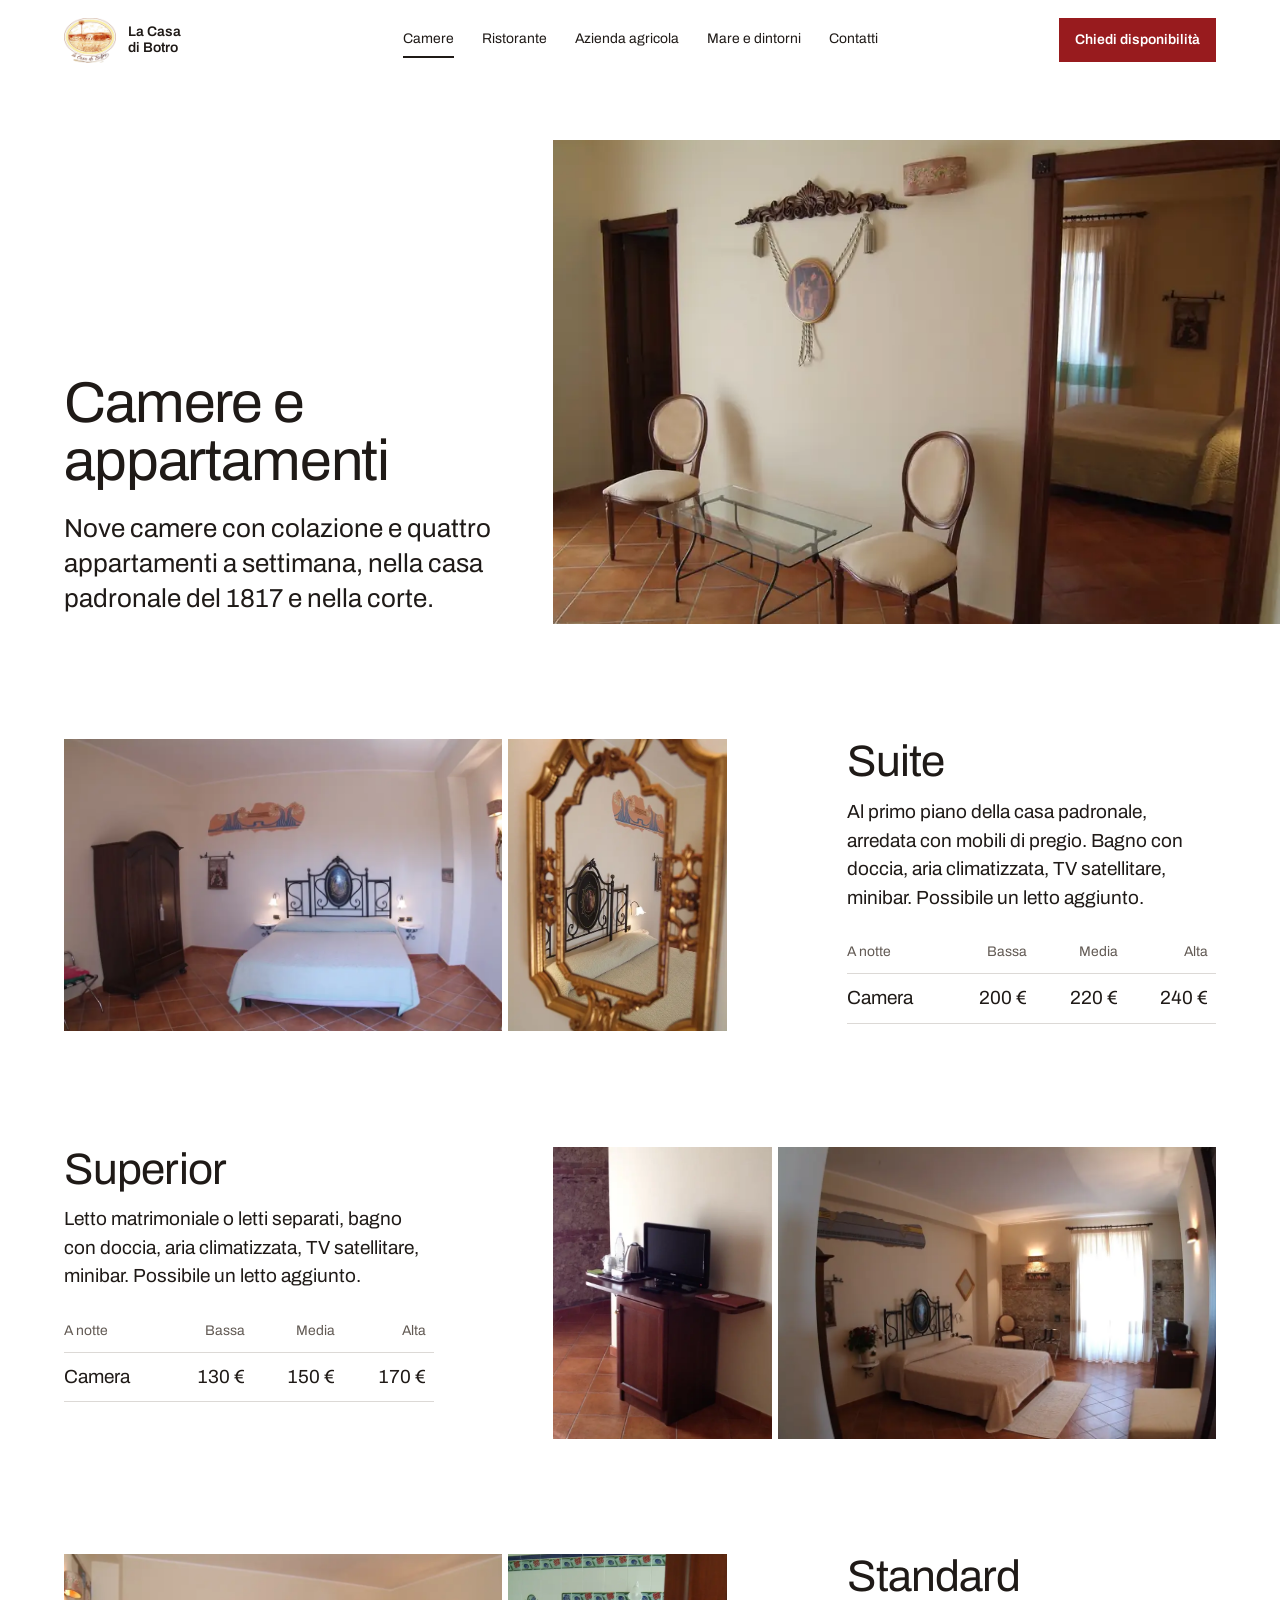
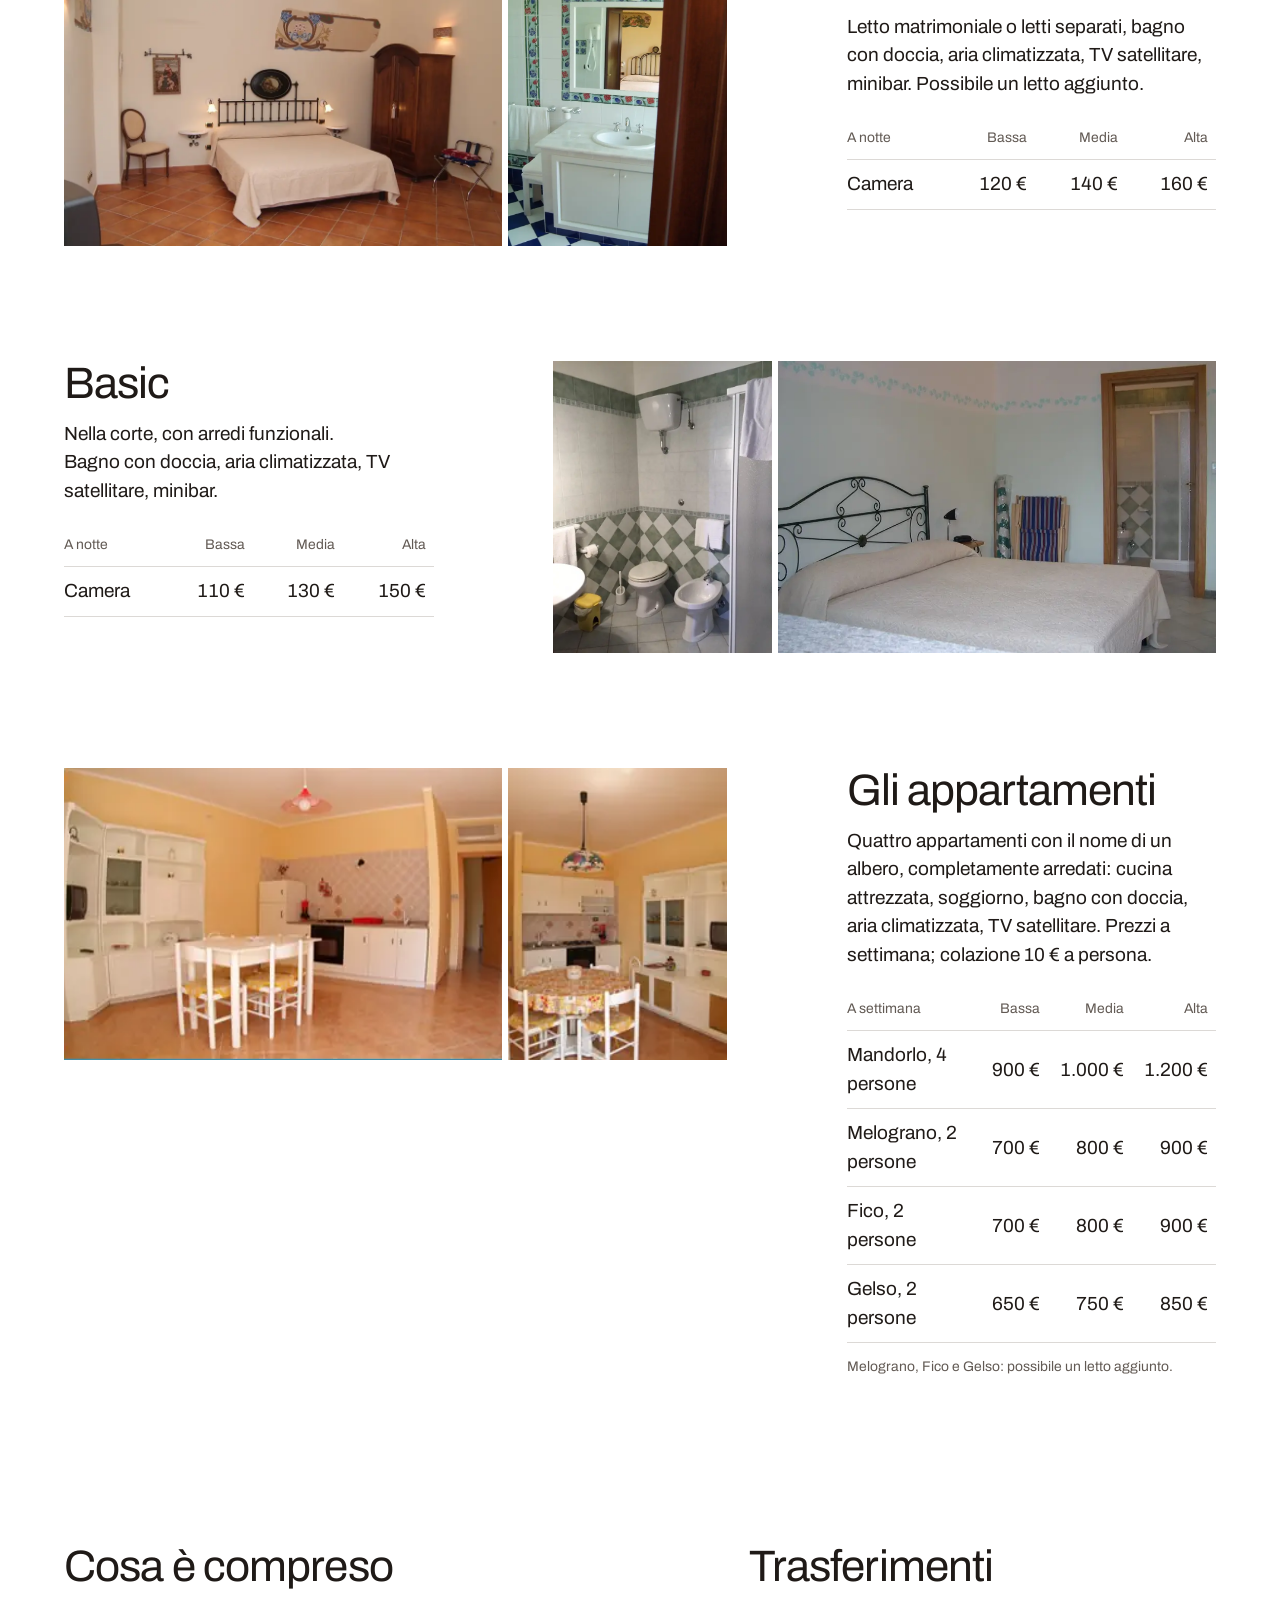
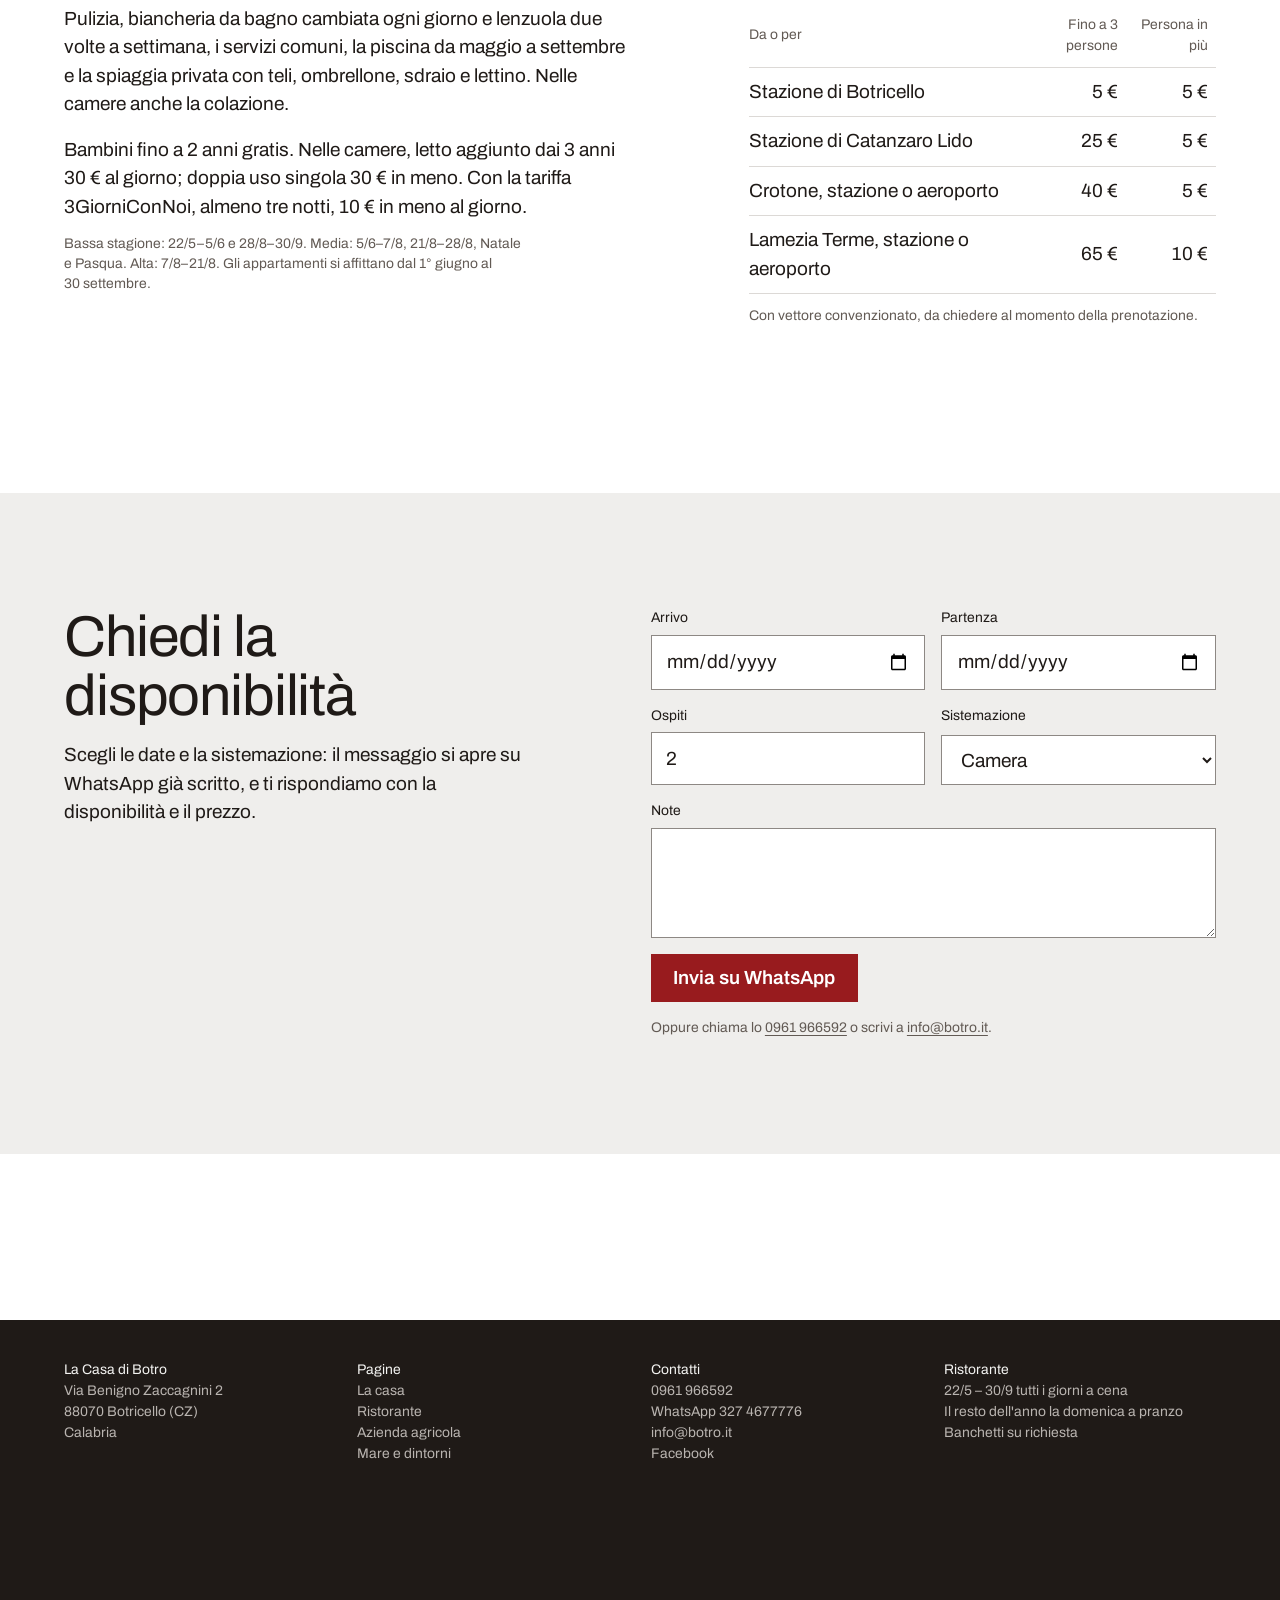
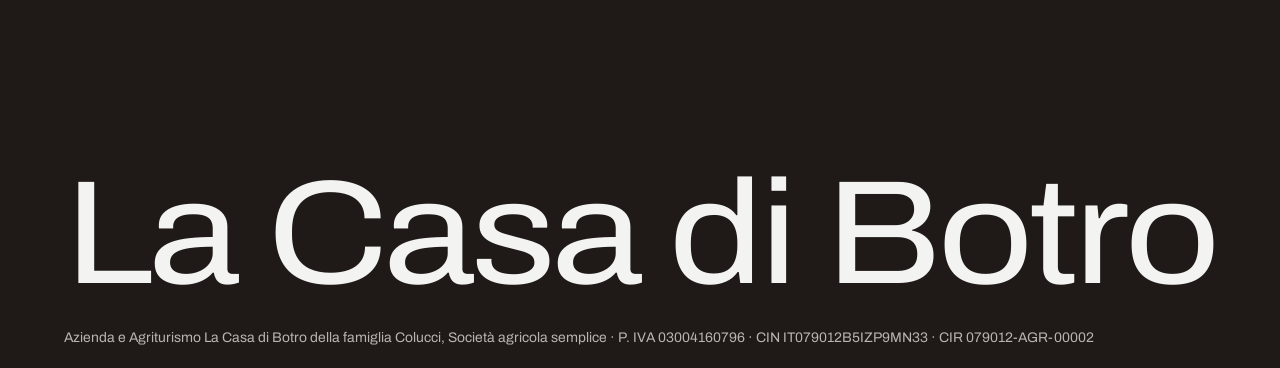
<file: camere.html>
<!doctype html>
<html lang="it">
<head>
<meta charset="utf-8">
<meta name="viewport" content="width=device-width, initial-scale=1">
<meta name="robots" content="noindex">
<title>Camere, appartamenti e prezzi · La Casa di Botro, Botricello</title>
<meta name="description" content="Le nove camere e i quattro appartamenti dell'agriturismo La Casa di Botro a Botricello, con le tariffe per stagione e i trasferimenti.">
<meta name="theme-color" content="#fbfaf8">
<link rel="icon" href="img/logo.webp" type="image/webp">
<link rel="preconnect" href="https://fonts.googleapis.com">
<link rel="preconnect" href="https://fonts.gstatic.com" crossorigin>
<link href="https://fonts.googleapis.com/css2?family=Archivo:wght@400;600&display=swap" rel="stylesheet">
<link rel="stylesheet" href="css/botro.css">
<script>document.documentElement.classList.add('js')</script>
</head>
<body>

<header class="wrap">
  <div class="top">
    <a class="brand" href="index.html" aria-label="La Casa di Botro, pagina iniziale">
      <img src="img/logo.webp" alt="" width="52" height="45">
      <span>La Casa<br>di Botro</span>
    </a>
    <nav class="nav" aria-label="Sezioni">
      <a href="camere.html" aria-current="page">Camere</a>
      <a href="index.html#ristorante">Ristorante</a>
      <a href="index.html#azienda">Azienda agricola</a>
      <a href="index.html#dintorni">Mare e dintorni</a>
      <a href="index.html#contatti">Contatti</a>
    </nav>
    <a class="button" href="#richiesta-t">Chiedi disponibilità</a>
  </div>
  <nav class="nav-phone" aria-label="Sezioni">
    <a href="camere.html" aria-current="page">Camere</a>
    <a href="index.html#ristorante">Ristorante</a>
    <a href="index.html#azienda">Azienda</a>
    <a href="index.html#dintorni">Mare</a>
    <a href="index.html#contatti">Contatti</a>
  </nav>
  <div class="page-head grid">
    <div>
      <h1 data-rise>Camere e appartamenti</h1>
      <p class="lead" data-rise style="--i:1">Nove camere con colazione e quattro appartamenti a settimana, nella casa padronale del 1817 e nella corte.</p>
    </div>
    <figure data-rise style="--i:2"><img src="img/camera-suite-2.webp" alt="Una camera della casa padronale con letto in ferro battuto e finestra sul giardino" width="900" height="602" fetchpriority="high"></figure>
  </div>
</header>

<main>

<section class="room grid wrap" aria-labelledby="suite-t">
  <div class="room-photos" data-reveal>
    <img class="main" src="img/camera-suite.webp" alt="La Suite, con divanetto e finestre sul giardino" width="900" height="602">
    <img data-reveal style="--i:1" class="side" src="img/camera-specchio.webp" alt="Specchio dorato nella Suite" width="600" height="896">
  </div>
  <div class="room-text" data-reveal style="--i:1">
    <h2 id="suite-t">Suite</h2>
    <p>Al primo piano della casa padronale, arredata con mobili di pregio. Bagno con doccia, aria climatizzata, TV satellitare, minibar. Possibile un letto aggiunto.</p>
    <table class="rates nums" data-reveal style="--i:2">
      <caption class="sr-only">Tariffe Suite per notte, colazione inclusa</caption>
      <thead><tr><th scope="col">A notte</th><th scope="col">Bassa</th><th scope="col">Media</th><th scope="col">Alta</th></tr></thead>
      <tbody><tr><td>Camera</td><td>200 €</td><td>220 €</td><td>240 €</td></tr></tbody>
    </table>
  </div>
</section>

<section class="room grid wrap" aria-labelledby="sup-t">
  <div class="room-photos" data-reveal>
    <img class="main" src="img/camera-superior.webp" alt="Camera Superior con armadio antico" width="900" height="602" loading="lazy">
    <img data-reveal style="--i:1" class="side" src="img/superior-2.webp" alt="Dettaglio della camera Superior" width="600" height="800" loading="lazy">
  </div>
  <div class="room-text" data-reveal style="--i:1">
    <h2 id="sup-t">Superior</h2>
    <p>Letto matrimoniale o letti separati, bagno con doccia, aria climatizzata, TV satellitare, minibar. Possibile un letto aggiunto.</p>
    <table class="rates nums" data-reveal style="--i:2">
      <caption class="sr-only">Tariffe Superior per notte, colazione inclusa</caption>
      <thead><tr><th scope="col">A notte</th><th scope="col">Bassa</th><th scope="col">Media</th><th scope="col">Alta</th></tr></thead>
      <tbody><tr><td>Camera</td><td>130 €</td><td>150 €</td><td>170 €</td></tr></tbody>
    </table>
  </div>
</section>

<section class="room grid wrap" aria-labelledby="std-t">
  <div class="room-photos" data-reveal>
    <img class="main" src="img/camera-standard.webp" alt="Camera Standard con letto matrimoniale" width="900" height="602" loading="lazy">
    <img data-reveal style="--i:1" class="side" src="img/camera-bagno.webp" alt="Bagno con doccia e maioliche" width="712" height="1064" loading="lazy">
  </div>
  <div class="room-text" data-reveal style="--i:1">
    <h2 id="std-t">Standard</h2>
    <p>Letto matrimoniale o letti separati, bagno con doccia, aria climatizzata, TV satellitare, minibar. Possibile un letto aggiunto.</p>
    <table class="rates nums" data-reveal style="--i:2">
      <caption class="sr-only">Tariffe Standard per notte, colazione inclusa</caption>
      <thead><tr><th scope="col">A notte</th><th scope="col">Bassa</th><th scope="col">Media</th><th scope="col">Alta</th></tr></thead>
      <tbody><tr><td>Camera</td><td>120 €</td><td>140 €</td><td>160 €</td></tr></tbody>
    </table>
  </div>
</section>

<section class="room grid wrap" aria-labelledby="basic-t">
  <div class="room-photos" data-reveal>
    <img class="main" src="img/camera-basic.webp" alt="Camera Basic con letto in ferro" width="852" height="639" loading="lazy">
    <img data-reveal style="--i:1" class="side" src="img/basic-2.webp" alt="Dettaglio della camera Basic" width="576" height="768" loading="lazy">
  </div>
  <div class="room-text" data-reveal style="--i:1">
    <h2 id="basic-t">Basic</h2>
    <p>Nella corte, con arredi funzionali. Bagno con doccia, aria climatizzata, TV satellitare, minibar.</p>
    <table class="rates nums" data-reveal style="--i:2">
      <caption class="sr-only">Tariffe Basic per notte, colazione inclusa</caption>
      <thead><tr><th scope="col">A notte</th><th scope="col">Bassa</th><th scope="col">Media</th><th scope="col">Alta</th></tr></thead>
      <tbody><tr><td>Camera</td><td>110 €</td><td>130 €</td><td>150 €</td></tr></tbody>
    </table>
  </div>
</section>

<section class="room grid wrap" aria-labelledby="app-t">
  <div class="room-photos" data-reveal>
    <img class="main" src="img/appartamento.webp" alt="Cucina e soggiorno di un appartamento" width="412" height="269" loading="lazy">
    <img data-reveal style="--i:1" class="side" src="img/appartamento-2.webp" alt="Angolo cucina di un appartamento" width="174" height="269" loading="lazy">
  </div>
  <div class="room-text" data-reveal style="--i:1">
    <h2 id="app-t">Gli appartamenti</h2>
    <p>Quattro appartamenti con il nome di un albero, completamente arredati: cucina attrezzata, soggiorno, bagno con doccia, aria climatizzata, TV satellitare. Prezzi a settimana; colazione 10 € a persona.</p>
    <table class="rates nums" data-reveal style="--i:2">
      <caption class="sr-only">Tariffe degli appartamenti a settimana</caption>
      <thead><tr><th scope="col">A settimana</th><th scope="col">Bassa</th><th scope="col">Media</th><th scope="col">Alta</th></tr></thead>
      <tbody>
        <tr><td>Mandorlo, 4 persone</td><td>900 €</td><td>1.000 €</td><td>1.200 €</td></tr>
        <tr><td>Melograno, 2 persone</td><td>700 €</td><td>800 €</td><td>900 €</td></tr>
        <tr><td>Fico, 2 persone</td><td>700 €</td><td>800 €</td><td>900 €</td></tr>
        <tr><td>Gelso, 2 persone</td><td>650 €</td><td>750 €</td><td>850 €</td></tr>
      </tbody>
    </table>
    <p class="small muted">Melograno, Fico e Gelso: possibile un letto aggiunto.</p>
  </div>
</section>

<div class="extras grid wrap">
  <section aria-labelledby="inc-t" data-reveal>
    <h2 id="inc-t">Cosa è compreso</h2>
    <p>Pulizia, biancheria da bagno cambiata ogni giorno e lenzuola due volte a settimana, i servizi comuni, la piscina da maggio a settembre e la spiaggia privata con teli, ombrellone, sdraio e lettino. Nelle camere anche la colazione.</p>
    <p>Bambini fino a 2 anni gratis. Nelle camere, letto aggiunto dai 3 anni 30 € al giorno; doppia uso singola 30 € in meno. Con la tariffa 3GiorniConNoi, almeno tre notti, 10 € in meno al giorno.</p>
    <p class="small muted">Bassa stagione: 22/5–5/6 e 28/8–30/9. Media: 5/6–7/8, 21/8–28/8, Natale e Pasqua. Alta: 7/8–21/8. Gli appartamenti si affittano dal 1° giugno al 30 settembre.</p>
  </section>
  <section aria-labelledby="tr-t" data-reveal style="--i:1">
    <h2 id="tr-t">Trasferimenti</h2>
    <table class="rates nums" data-reveal style="--i:2">
      <caption class="sr-only">Costo del trasferimento per tratta</caption>
      <thead><tr><th scope="col">Da o per</th><th scope="col">Fino a 3 persone</th><th scope="col">Persona in più</th></tr></thead>
      <tbody>
        <tr><td>Stazione di Botricello</td><td>5 €</td><td>5 €</td></tr>
        <tr><td>Stazione di Catanzaro Lido</td><td>25 €</td><td>5 €</td></tr>
        <tr><td>Crotone, stazione o aeroporto</td><td>40 €</td><td>5 €</td></tr>
        <tr><td>Lamezia Terme, stazione o aeroporto</td><td>65 €</td><td>10 €</td></tr>
      </tbody>
    </table>
    <p class="small muted" style="margin-top:12px">Con vettore convenzionato, da chiedere al momento della prenotazione.</p>
  </section>
</div>

<section class="ask" aria-labelledby="richiesta-t">
  <div class="wrap grid">
    <div class="ask-text">
      <h2 id="richiesta-t">Chiedi la disponibilità</h2>
      <p>Scegli le date e la sistemazione: il messaggio si apre su WhatsApp già scritto, e ti rispondiamo con la disponibilità e il prezzo.</p>
    </div>
    <form id="richiesta">
      <label>Arrivo<input class="field" type="date" name="arrivo"></label>
      <label>Partenza<input class="field" type="date" name="partenza"></label>
      <label>Ospiti<input class="field" type="number" name="ospiti" min="1" max="12" value="2"></label>
      <label>Sistemazione
        <select class="field" name="tipo">
          <option>Camera</option><option>Suite</option><option>Appartamento</option><option>Non so ancora</option>
        </select>
      </label>
      <label class="full">Note<textarea class="field" name="note" rows="3"></textarea></label>
      <div class="full"><button class="button" type="submit">Invia su WhatsApp</button></div>
      <p class="note">Oppure chiama lo <a class="link" href="tel:+390961966592">0961 966592</a> o scrivi a <a class="link" href="mailto:info@botro.it">info@botro.it</a>.</p>
    </form>
  </div>
</section>

</main>

<footer class="foot wrap">
  <div class="cols grid">
    <div><ul style="list-style:none;padding:0">
      <li>La Casa di Botro</li><li>Via Benigno Zaccagnini 2</li><li>88070 Botricello (CZ)</li><li>Calabria</li>
    </ul></div>
    <div><ul style="list-style:none;padding:0">
      <li>Pagine</li><li><a href="index.html">La casa</a></li><li><a href="index.html#ristorante">Ristorante</a></li><li><a href="index.html#azienda">Azienda agricola</a></li><li><a href="index.html#dintorni">Mare e dintorni</a></li>
    </ul></div>
    <div><ul style="list-style:none;padding:0">
      <li>Contatti</li><li><a href="tel:+390961966592">0961 966592</a></li><li><a href="https://wa.me/393274677776">WhatsApp 327 4677776</a></li><li><a href="mailto:info@botro.it">info@botro.it</a></li><li><a href="https://www.facebook.com/group.php?gid=57984492668">Facebook</a></li>
    </ul></div>
    <div><ul style="list-style:none;padding:0">
      <li>Ristorante</li><li>22/5 – 30/9 tutti i giorni a cena</li><li>Il resto dell'anno la domenica a pranzo</li><li>Banchetti su richiesta</li>
    </ul></div>
  </div>
  <div></div>
  <div>
    <div class="wordmark" aria-hidden="true">
      <svg viewBox="0 0 1000 118"><text x="0" y="96" font-family="Archivo, sans-serif" font-size="128" letter-spacing="-3" textLength="1000" lengthAdjust="spacingAndGlyphs">La Casa di Botro</text></svg>
    </div>
    <div class="legal">
      <p>Azienda e Agriturismo La Casa di Botro della famiglia Colucci, Società agricola semplice · P. IVA 03004160796 · CIN IT079012B5IZP9MN33 · CIR 079012-AGR-00002</p>
    </div>
  </div>
</footer>

<script src="js/botro.js" defer></script>
</body>
</html>
</file>
<file: css/botro.css>
/* La Casa di Botro — bozza. Archivo, una famiglia; rosso Botro come unico accento. */
:root {
  --bg: #ffffff;
  --surface: #efeeec;
  --ink: #1f1a17;
  --muted: #625a54;
  --accent: #981b1e;
  --accent-deep: #7a1417;
  --accent-ink: #ffffff;
  --night: #1f1a17;
  --night-ink: #f3f3f1;
  --night-muted: #b9b4b0;

  --font: "Archivo", system-ui, -apple-system, "Segoe UI", sans-serif;

  --step-small: clamp(0.8125rem, 0.79rem + 0.1vw, 0.875rem);
  --step-body: clamp(1.0625rem, 1rem + 0.25vw, 1.1875rem);
  --step-lead: clamp(1.25rem, 1.1rem + 0.7vw, 1.625rem);
  --step-head: clamp(2rem, 1.2rem + 3vw, 4rem);

  --margin: clamp(1rem, 5vw, 5rem);
  --gutter: clamp(0.75rem, 1.7vw, 1.5rem);
  --section: clamp(7rem, 13vw, 13rem);
  --radius: 0px;

  --ease-out: cubic-bezier(0.22, 1, 0.36, 1);
  --ease-in-out: cubic-bezier(0.76, 0, 0.24, 1);
  --ease-soft: cubic-bezier(0.33, 1, 0.68, 1);
  --t-press: 140ms;
  --t-hover: 180ms;
}

*, *::before, *::after { box-sizing: border-box; }
html { -webkit-text-size-adjust: 100%; text-size-adjust: 100%; }
body { margin: 0; background: var(--bg); color: var(--ink); font-family: var(--font); font-size: var(--step-body); line-height: 1.5; -webkit-font-smoothing: antialiased; overflow-x: hidden; }
h1, h2, h3, p, figure, blockquote, ul, ol, dl, dd { margin: 0; }
ul[class], ol[class] { padding: 0; list-style: none; }
img, svg { display: block; max-width: 100%; }
img { height: auto; background: var(--surface); }
a { color: inherit; }
button { font: inherit; color: inherit; background: none; border: 0; padding: 0; cursor: pointer; }
:target { scroll-margin-top: 2rem; }
::selection { background: var(--accent); color: var(--accent-ink); }
:focus-visible { outline: 2px solid var(--accent); outline-offset: 3px; }
h1, h2, h3 { font-weight: 400; text-wrap: balance; letter-spacing: -0.02em; line-height: 1.02; }
p { max-width: 62ch; text-wrap: pretty; }
p + p { margin-top: 0.9em; }
.nums { font-variant-numeric: tabular-nums; }
.sr-only { position: absolute; width: 1px; height: 1px; overflow: hidden; clip-path: inset(50%); white-space: nowrap; }
.wrap { padding-inline: var(--margin); }
.grid { display: grid; grid-template-columns: repeat(12, minmax(0, 1fr)); column-gap: var(--gutter); }
.head { font-size: var(--step-head); }
.lead { font-size: var(--step-lead); line-height: 1.35; }
.small { font-size: var(--step-small); line-height: 1.45; }
.muted { color: var(--muted); }
.cap { font-size: var(--step-small); color: var(--muted); margin-top: 10px; }

/* controls */
.button { display: inline-flex; align-items: center; justify-content: center; gap: 0.5em; min-height: 3rem; padding: 0 1.4rem; background: var(--accent); color: var(--accent-ink); font-weight: 600; text-decoration: none; white-space: nowrap; transition: transform var(--t-press) var(--ease-out), background-color var(--t-hover) ease; }
.button:hover { background: var(--accent-deep); }
.button:active { transform: scale(0.97); }
.button--quiet { background: var(--surface); color: var(--ink); }
.button--quiet:hover { background: #e3e1de; }
.link { text-decoration: underline; text-decoration-thickness: 0.07em; text-underline-offset: 0.2em; transition: color var(--t-hover) ease, text-decoration-color var(--t-hover) ease; }
.link:hover { color: var(--accent); }
.arrow { display: inline-block; transition: transform var(--t-hover) var(--ease-out); }
a:hover .arrow { transform: translateX(4px); }

/* header */
.top { display: grid; grid-template-columns: 1fr auto; align-items: center; gap: 1rem; padding-top: 18px; font-size: var(--step-small); }
.brand { display: inline-flex; align-items: center; gap: 12px; text-decoration: none; line-height: 1.15; }
.brand img { width: 52px; height: auto; background: none; }
.brand span { font-weight: 600; }
.nav { display: none; }
.nav a { text-decoration: none; padding: 6px 0; border-bottom: 2px solid transparent; transition: border-color var(--t-hover) ease, color var(--t-hover) ease; }
.nav a:hover, .nav a[aria-current] { border-color: currentColor; }
.top .button { min-height: 44px; padding: 0 1rem; font-size: var(--step-small); }
.nav-phone { display: flex; gap: 20px; overflow-x: auto; padding: 10px 0 2px; font-size: var(--step-small); scrollbar-width: none; }
.nav-phone a { text-decoration: none; white-space: nowrap; padding: 8px 0; }
@media (min-width: 64em) {
  .top { grid-template-columns: 1fr auto 1fr; }
  .top .button { justify-self: end; }
  .nav { display: flex; gap: 28px; }
  .nav-phone { display: none; }
}

/* hero: tre stampe appese alla stessa linea */
.hero { padding-bottom: clamp(4rem, 8vw, 7rem); }
.prints { margin-top: 20px; row-gap: 0; align-items: start; }
.print img { width: 100%; height: 100%; object-fit: cover; }
.p-tall { grid-column: 1 / 9; grid-row: 2; margin-top: 36px; }
.p-tall .frame { position: relative; aspect-ratio: 3 / 4; overflow: hidden; background: var(--surface); }
.p-tall .frame img { position: absolute; inset: 0; transition: opacity 1600ms ease; }
.p-tall .frame img + img { opacity: 0; }
.p-small { grid-column: 9 / 13; grid-row: 2; align-self: end; margin-bottom: 34px; position: relative; }
.p-small img { aspect-ratio: 1; }
.hero-side { display: none; }
.hero-text { grid-column: 1 / 13; grid-row: 1; padding-top: 4px; }
.hero h1 { font-size: 8vw; line-height: 1.0; }
.hero-sentence { margin-top: 20px; font-size: var(--step-body); max-width: 34ch; color: var(--ink); }
.hero-actions { display: flex; flex-wrap: wrap; align-items: center; gap: 12px 24px; margin-top: 24px; }
.p-land { grid-column: 1 / 13; grid-row: 3; margin: 40px calc(var(--margin) * -1) 0; }
.p-land img { aspect-ratio: 16 / 10; }
.p-land .cap { padding-inline: var(--margin); }
@media (min-width: 64em) {
  .prints { margin-top: 9vh; margin-top: 9svh; }
  .p-small { grid-column: 1 / 4; grid-row: 1; margin: 0; align-self: start; }
  .p-small img { width: 62%; }
  .hero-text { grid-column: 1 / 4; grid-row: 1; align-self: start; padding-top: 0; margin-top: calc((100vw - 2 * var(--margin)) * 0.155 + 32px); }
  .hero h1 { font-size: clamp(34px, 2.9vw, 42px); }
  .p-tall { grid-column: 4 / 10; grid-row: 1; margin: 0; }
  .p-tall .frame { aspect-ratio: auto; height: calc(100vh - 9vh - 150px); height: calc(91svh - 150px); min-height: 520px; max-height: 900px; }
  .p-tall .frame img { height: 100%; }
  .p-land { grid-column: 10 / 13; grid-row: 1; margin: 0 calc(var(--margin) * -1) 0 0; }
  .p-land .cap { padding-inline: 0; }
}
@media (min-width: 40em) and (max-width: 63.99em) {
  .hero h1 { font-size: 7vw; }
  .p-tall { grid-column: 1 / 8; }
  .p-small { grid-column: 9 / 13; }
}

/* sezioni */
.section { padding-top: var(--section); }

/* il borgo */
.about h2 { font-size: var(--step-head); }
.about .lead { margin-top: 24px; max-width: 34ch; }
.mosaic { margin-top: 72px; row-gap: 16px; align-items: start; }
.m-photo { grid-column: 1 / 13; position: relative; }
.m-photo img { width: 100%; aspect-ratio: 4 / 3; object-fit: cover; }
.m-note { margin-top: 20px; font-size: var(--step-body); }
.m-tile { grid-column: 1 / 13; background: var(--accent); color: var(--accent-ink); aspect-ratio: 3 / 2; display: grid; place-items: center; padding: 16px; margin-top: 16px; }
.m-tile svg { height: 100%; width: auto; max-height: 100%; }
.facts { grid-column: 1 / 13; display: grid; grid-template-columns: 1fr 1fr; gap: 18px 16px; margin-top: 8px; font-size: var(--step-small); }
.facts dt { color: var(--muted); }
.facts dd { font-size: var(--step-body); }
@media (min-width: 64em) {
  .m-photo { grid-column: 1 / 9; grid-row: 1 / 3; }
  .m-photo img { aspect-ratio: 16 / 10; }
  .m-note { position: absolute; top: 0; right: 0; width: 320px; padding: 20px; background: var(--bg); margin: 0; }
  .m-tile { grid-column: 9 / 13; grid-row: 1; margin: 0; aspect-ratio: auto; height: calc((100vw - 2 * var(--margin)) * 0.66 * 0.625 * 0.6); }
  .facts { grid-column: 9 / 13; grid-row: 2; margin-top: 0; }
}

/* camere: una fila di stampe, una sollevata */
.showcase .grid { align-items: start; }
.sc-side { grid-column: 1 / 13; }
.sc-side h2 { font-size: var(--step-head); }
.sc-side p { margin-top: 16px; }
.sc-side .link { display: inline-block; margin-top: 16px; }
.sc-notes { margin-top: 24px; font-size: var(--step-small); display: grid; gap: 12px; }
.run-wrap { grid-column: 1 / 13; margin-top: 32px; margin-right: calc(var(--margin) * -1); }
.run { display: flex; gap: 4px; overflow-x: auto; scroll-snap-type: x mandatory; padding-right: var(--margin); scrollbar-width: thin; }
.frame-item { flex: none; scroll-snap-align: start; }
.frame-item img { height: 34vw; width: auto; }
.frame-item .meta { display: flex; justify-content: space-between; gap: 12px; font-size: var(--step-small); margin-top: 8px; }
.frame-item .meta span + span { color: var(--muted); }
.frame-item.lifted { width: 100%; }
.frame-item.lifted img { width: 100%; height: auto; aspect-ratio: 3 / 2; object-fit: cover; }
@media (max-width: 63.99em) {
  .run-wrap { display: grid; }
  .frame-item.lifted { order: -1; padding-right: var(--margin); margin-bottom: 16px; }
  .run { display: flex; flex-wrap: wrap; }
  .run > .lifted { flex-basis: 100%; }
}
@media (min-width: 64em) {
  .sc-side { grid-column: 1 / 4; display: flex; flex-direction: column; min-height: 100%; }
  .sc-side h2 { font-size: var(--step-lead); }
  .sc-notes { margin-top: auto; padding-top: 48px; }
  .run-wrap { grid-column: 4 / 13; margin-top: 0; margin-right: 0; }
  .run { align-items: flex-end; flex-wrap: wrap; gap: 28px 6px; overflow: visible; padding-right: 0; }
  .frame-item img { height: 24vh; height: 24svh; min-height: 170px; max-height: 240px; }
  .frame-item.lifted { width: auto; }
  .frame-item.lifted { max-width: 100%; }
  .frame-item.lifted img { width: min(100%, 780px); height: auto; aspect-ratio: 3 / 2; object-fit: cover; }
}

/* ristorante: titolo e tabella spinta a destra */
.list h2 { font-size: var(--step-head); line-height: 0.98; }
.list .intro { margin-top: 24px; max-width: 46ch; }
.menu-grid { margin-top: 64px; align-items: end; }
.menu-photo { grid-column: 6 / 13; grid-row: 2; justify-self: end; width: 60%; margin-top: 40px; }
.menu-photo img { width: 100%; aspect-ratio: 4 / 5; object-fit: cover; }
.menu { grid-column: 1 / 13; }
.menu-group + .menu-group { margin-top: 44px; }
.menu-group h3 { font-size: var(--step-lead); margin-bottom: 14px; }
.row { display: grid; grid-template-columns: 6.2rem 1fr auto; gap: 2px 12px; padding: 6px 0; font-size: var(--step-body); line-height: 1.35; }
.row .k { color: var(--muted); font-size: var(--step-small); padding-top: 0.2em; }
.row .v { text-align: right; color: var(--muted); }
@media (min-width: 64em) {
  .list h2 { text-indent: 3vw; }
  .menu-grid { margin-top: 96px; align-items: start; }
  .menu-photo { grid-column: 1 / 5; grid-row: 1; justify-self: start; align-self: start; width: 100%; margin: 0; position: sticky; top: 24px; }
  .menu { grid-column: 7 / 13; grid-row: 1; }
  .row { grid-template-columns: 7.5rem 1fr auto; padding: 0; margin-top: 18px; }
  .row .k { grid-column: auto; font-size: var(--step-body); }
}

/* azienda agricola: colonne di nomi, mese per mese */
.farm { padding-block: var(--section); margin-top: var(--section); background: var(--surface); }
.farm h2 { font-size: var(--step-head); }
.farm .intro { margin-top: 20px; max-width: 52ch; }
.months { display: flex; flex-wrap: wrap; gap: 6px; margin-top: 40px; }
.months button { min-width: 44px; min-height: 44px; padding: 0 12px; background: var(--bg); font-size: var(--step-small); transition: background-color var(--t-hover) ease, color var(--t-hover) ease, transform var(--t-press) var(--ease-out); }
.months button:hover { background: #e3e1de; }
.months button:active { transform: scale(0.95); }
.months button[aria-pressed="true"] { background: var(--ink); color: var(--bg); }
.farm-cols { margin-top: 48px; row-gap: 40px; align-items: start; }
.col { grid-column: 1 / 13; }
.col h3 { font-size: var(--step-body); font-weight: 600; letter-spacing: 0; margin-bottom: 1.25em; }
.col li { font-size: var(--step-body); line-height: 1.3; color: var(--ink); transition: color 400ms ease; }
.col li button { text-align: left; padding: 3px 0; }
.col li .when { color: var(--muted); }
.js .farm[data-month] .col li[data-off] { color: #6f6965; }
.js .farm[data-month] .col li[data-off] .when { color: inherit; }
.col .sum { margin-top: 14px; font-size: var(--step-body); color: var(--muted); }
.panel { grid-column: 1 / 13; background: var(--bg); padding: 24px; }
.panel h3 { font-size: var(--step-lead); }
.panel dl { margin-top: 16px; display: grid; gap: 12px; font-size: var(--step-body); }
.panel dt { color: var(--muted); font-size: var(--step-small); }
.panel .detail { margin-top: 20px; font-size: var(--step-body); min-height: 3em; }
@media (min-width: 64em) {
  .col { grid-column: span 3; }
  .col.c1 { grid-column: 1 / 4; }
  .col.c2 { grid-column: 4 / 7; }
  .col.c3 { grid-column: 7 / 10; }
  .col li { font-size: var(--step-body); line-height: 1.3; }
  .col .sum { display: none; }
  .panel { grid-column: 10 / 13; grid-row: 1; position: sticky; top: 24px; }
}

/* dal mare alla Sila: coppie sfalsate */
.sea h2 { font-size: var(--step-head); }
.sea-intro { margin-top: 32px; row-gap: 20px; }
.sea-intro p { grid-column: 1 / 13; }
.pairs { margin-top: 48px; display: grid; gap: 40px; }
.pairs figure img { width: 100%; object-fit: cover; }
.pairs figure:nth-child(4n+1) { width: 64%; }
.pairs figure:nth-child(4n+2) { width: 76%; justify-self: end; }
.pairs figure:nth-child(4n+3) { width: 56%; }
.pairs figure:nth-child(4n+4) { width: calc(100% + 2 * var(--margin)); margin-inline: calc(var(--margin) * -1); }
.pairs figure:nth-child(4n+4) figcaption { padding-inline: var(--margin); }
.r34 { aspect-ratio: 3 / 4; } .r54 { aspect-ratio: 5 / 4; } .r32 { aspect-ratio: 3 / 2; } .r45 { aspect-ratio: 4 / 5; }
@media (min-width: 48em) {
  .sea-intro p { grid-column: span 5; }
  .sea-intro p:first-child { grid-column: 1 / 6; }
  .sea-intro p:last-child { grid-column: 7 / 12; }
  .pairs { grid-template-columns: repeat(12, minmax(0, 1fr)); column-gap: var(--gutter); row-gap: 0; }
  .pairs figure, .pairs figure:nth-child(n) { width: auto; margin: 0; justify-self: stretch; }
  .pairs figure:nth-child(4n+4) figcaption { padding-inline: 0; }
  .pairs .a1 { grid-column: 1 / 6; grid-row: 1; }
  .pairs .a2 { grid-column: 7 / 13; grid-row: 1; margin-top: 14vh; }
  .pairs .b1 { grid-column: 6 / 13; grid-row: 2; margin-top: 10vh; }
  .pairs .b2 { grid-column: 1 / 5; grid-row: 2; margin-top: 24vh; }
  .pairs .c1 { grid-column: 8 / 13; grid-row: 3; margin-top: 10vh; }
  .pairs .c2 { grid-column: 1 / 7; grid-row: 3; margin-top: 24vh; }
  .pairs .d1 { grid-column: 1 / 8; grid-row: 4; margin-top: 10vh; }
  .pairs .d2 { grid-column: 9 / 12; grid-row: 4; margin-top: 24vh; }
}

/* contatti */
.contact h2 { font-size: var(--step-head); }
.contact-row { margin-top: 48px; row-gap: 32px; align-items: start; }
.c-say { grid-column: 1 / 13; font-size: var(--step-lead); line-height: 1.3; max-width: 26ch; }
.c-photo { grid-column: 1 / 5; }
.c-photo img { width: 100%; aspect-ratio: 1; object-fit: cover; }
.c-links { grid-column: 5 / 13; }
.c-links h3 { font-size: var(--step-body); font-weight: 600; letter-spacing: 0; }
.c-links ul { list-style: none; padding: 0; margin-top: 16px; display: grid; gap: 10px; font-size: var(--step-body); }
.c-links li span { display: block; font-size: var(--step-small); color: var(--muted); }
.c-way { grid-column: 1 / 13; display: grid; gap: 24px; font-size: var(--step-body); }
.c-way h3 { font-size: var(--step-body); font-weight: 600; letter-spacing: 0; margin-bottom: 6px; }
.c-way .button { margin-top: 16px; }
@media (min-width: 48em) {
  .c-say { grid-column: 1 / 6; }
  .c-photo { grid-column: 7 / 9; }
  .c-links { grid-column: 9 / 13; }
  .c-way { grid-column: 1 / 13; grid-template-columns: repeat(3, 1fr); gap: var(--gutter); margin-top: 48px; }
}

/* piede */
.foot { margin-top: var(--section); background: var(--night); color: var(--night-ink); min-height: 72svh; display: grid; grid-template-rows: auto 1fr auto; padding-top: 40px; padding-bottom: 20px; }
.foot .cols { row-gap: 32px; font-size: var(--step-small); }
.foot .cols > div { grid-column: span 6; }
.foot .cols li { color: var(--night-muted); }
.foot .cols li:first-child { color: var(--night-ink); }
.foot a { text-decoration: none; }
.foot a:hover { text-decoration: underline; }
.wordmark { margin-top: 14svh; }
.wordmark svg { width: 100%; height: auto; fill: currentColor; }
.legal { margin-top: 20px; font-size: var(--step-small); color: var(--night-muted); display: grid; gap: 6px; }
.legal p { max-width: none; }
.legal a { text-decoration: underline; }
@media (min-width: 48em) { .foot .cols > div { grid-column: span 3; } }

/* pagina camere */
.page-head { padding-top: clamp(2rem, 6vw, 5rem); row-gap: 32px; align-items: end; }
.page-head > div { grid-column: 1 / 13; }
.page-head figure { grid-column: 1 / 13; margin-inline: calc(var(--margin) * -1); }
.page-head figure img { width: 100%; aspect-ratio: 3 / 2; object-fit: cover; }
@media (min-width: 64em) {
  .page-head > div { grid-column: 1 / 6; padding-bottom: 8px; }
  .page-head figure { grid-column: 6 / 13; margin: 0 calc(var(--margin) * -1) 0 0; }
}
.page-head h1 { font-size: var(--step-head); }
.page-head .lead { margin-top: 20px; max-width: 40ch; }
.room { padding-top: clamp(4rem, 9vw, 8rem); row-gap: 24px; align-items: start; }
.room-photos { grid-column: 1 / 13; display: grid; grid-template-columns: 2fr 1fr; gap: 6px; align-items: end; }
.room-photos img { width: 100%; object-fit: cover; }
.room-photos .main { aspect-ratio: 3 / 2; }
.room-photos .side { aspect-ratio: 3 / 4; }
.room-text { grid-column: 1 / 13; }
.room-text h2 { font-size: clamp(1.75rem, 1.2rem + 2vw, 2.75rem); }
.room-text p { margin-top: 14px; }
.rates { margin-top: 20px; width: 100%; border-collapse: collapse; font-size: var(--step-body); }
.rates th, .rates td { text-align: left; padding: 10px 8px 10px 0; border-bottom: 1px solid #dcd9d6; }
.rates th { font-weight: 400; color: var(--muted); font-size: var(--step-small); }
.rates td:not(:first-child), .rates th:not(:first-child) { text-align: right; }
.rates td:not(:first-child) { white-space: nowrap; padding-left: 12px; }
.room:nth-of-type(even) .room-photos { grid-template-columns: 1fr 2fr; }
.room:nth-of-type(even) .room-photos .side { order: -1; }
@media (min-width: 64em) {
  .room-photos { grid-column: 1 / 8; }
  .room-text { grid-column: 9 / 13; }
  .room:nth-of-type(even) .room-photos { grid-column: 6 / 13; grid-row: 1; }
  .room:nth-of-type(even) .room-text { grid-column: 1 / 5; grid-row: 1; }
}
.extras { padding-top: var(--section); row-gap: 40px; }
.extras > section { grid-column: 1 / 13; }
.extras h2 { font-size: clamp(1.75rem, 1.2rem + 2vw, 2.75rem); }
@media (min-width: 64em) { .extras > section:first-child { grid-column: 1 / 7; } .extras > section:last-child { grid-column: 8 / 13; } }
.ask { margin-top: var(--section); background: var(--surface); padding-block: clamp(4rem, 9vw, 8rem); }
.ask h2 { font-size: var(--step-head); }
.ask .grid { row-gap: 32px; align-items: start; }
.ask .ask-text { grid-column: 1 / 13; }
.ask .ask-text p { margin-top: 16px; }
.ask form { grid-column: 1 / 13; display: grid; gap: 16px; grid-template-columns: 1fr 1fr; }
@media (min-width: 64em) { .ask .ask-text { grid-column: 1 / 6; } .ask form { grid-column: 7 / 13; } }
.ask label { display: grid; gap: 6px; font-size: var(--step-small); }
.ask .full { grid-column: 1 / -1; }
.field { width: 100%; min-height: 3rem; padding: 0.7rem 0.9rem; background: var(--bg); border: 1px solid #8d8884; /* taste-skill-ignore: campo di modulo */ border-radius: 0; font: inherit; font-size: var(--step-body); color: var(--ink); }
.ask .note { grid-column: 1 / -1; font-size: var(--step-small); color: var(--muted); }

/* movimento: contenuto sempre visibile senza script */
@media (prefers-reduced-motion: no-preference) and (min-width: 48em) {
  .js [data-reveal] { opacity: 0; transform: translateY(24px); transition: opacity 700ms var(--ease-out), transform 900ms var(--ease-out); transition-delay: calc(var(--i, 0) * 80ms); }
  .js [data-reveal].is-in { opacity: 1; transform: none; }
  .wipe { overflow: hidden; }
  .js .wipe[data-reveal] img { transform: scale(1.06); transition: transform 1400ms var(--ease-soft); }
  .js .wipe[data-reveal].is-in img { transform: none; }
}
@media (prefers-reduced-motion: no-preference) {
  .js [data-rise] { opacity: 0; transform: translateY(18px); animation: rise 800ms var(--ease-out) forwards; animation-delay: calc(var(--i, 0) * 90ms + 100ms); }
  .drift { animation: drift 24s var(--ease-soft) infinite alternate; }
  .frame-item img, .pairs img, .c-photo img, .m-photo img { transition: transform 600ms var(--ease-out); }
  .frame-item:hover img { transform: scale(1.02); }
}
@keyframes rise { to { opacity: 1; transform: none; } }
@keyframes drift { from { transform: scale(1); } to { transform: scale(1.06) translateX(-1.5%); } }
@media (prefers-reduced-motion: reduce) {
  .p-tall .frame img { transition: none; }
}
.extras h2 + p, .extras h2 + table { margin-top: 16px; }
</file>
